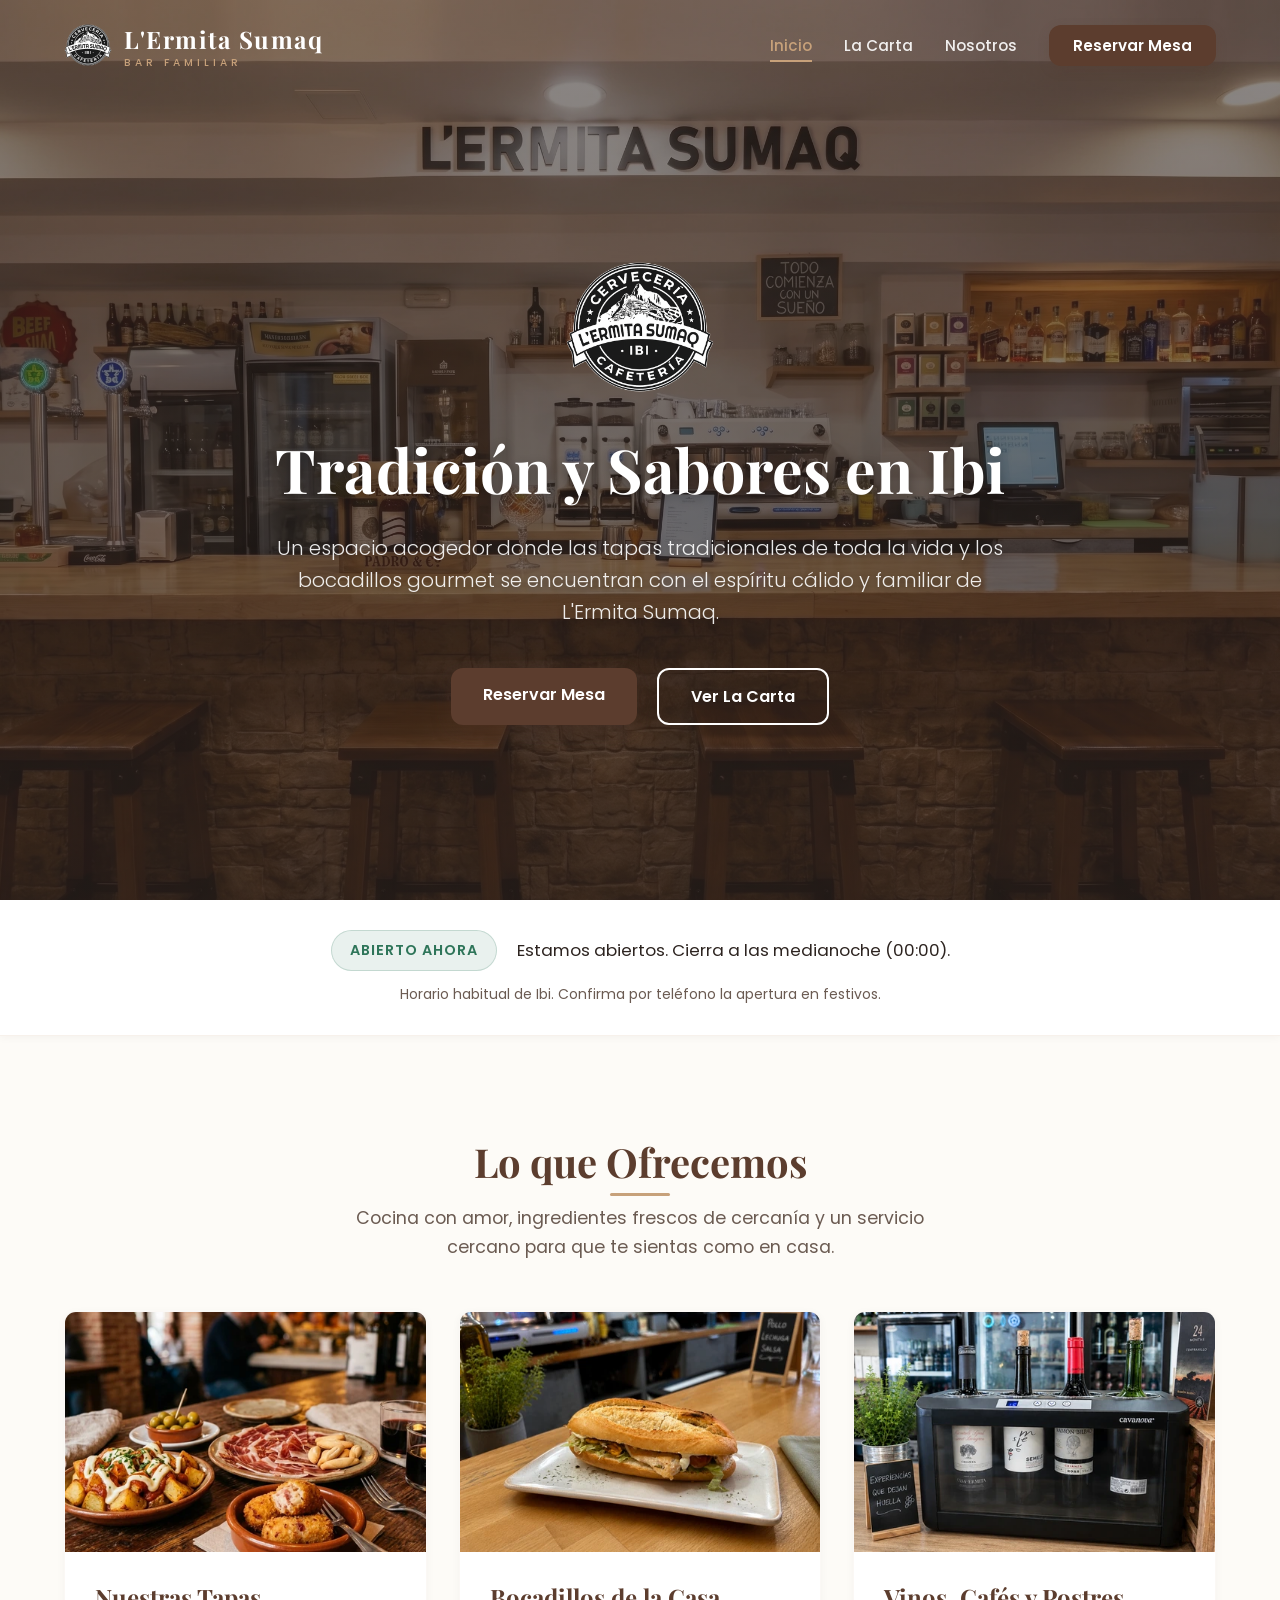
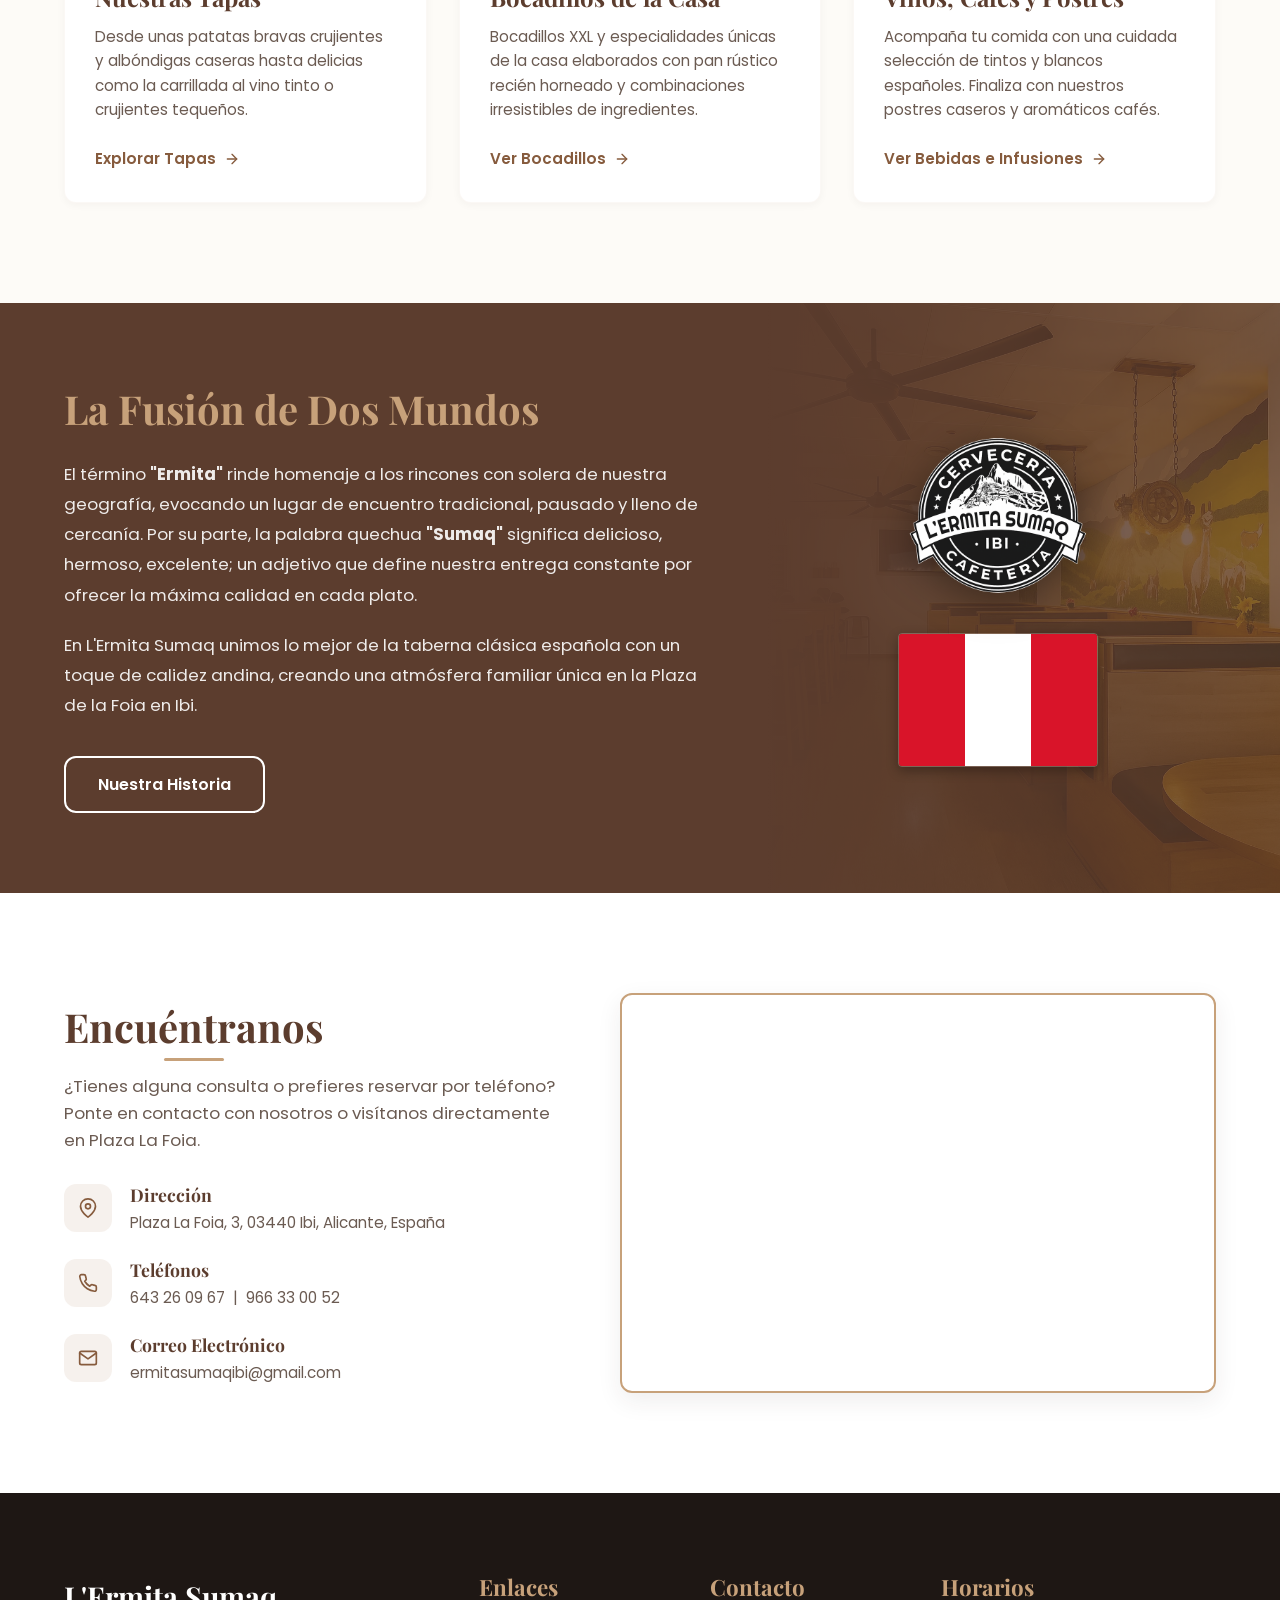
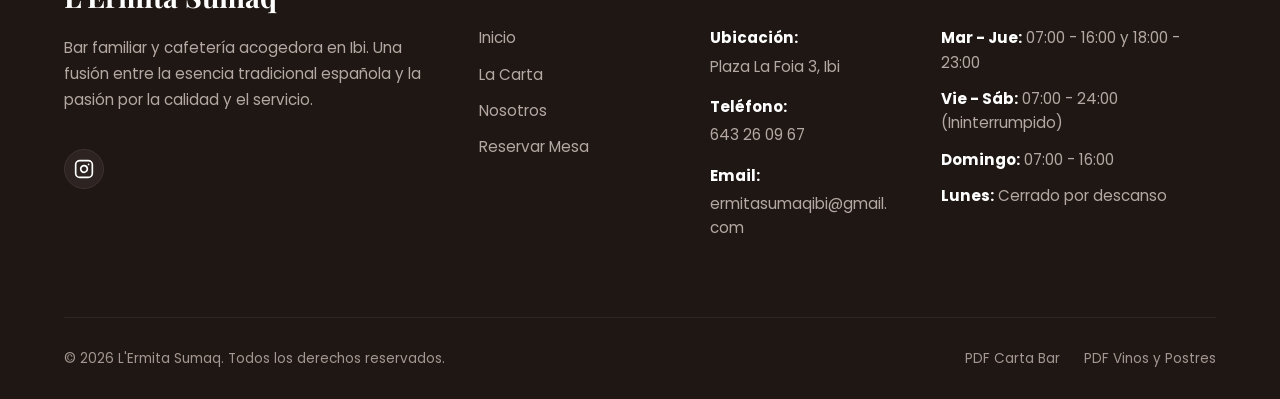
<file: index.html>
<!DOCTYPE html>
<html lang="es">
<head>
    <meta charset="UTF-8">
    <meta name="viewport" content="width=device-width, initial-scale=1.0">
    <meta name="description" content="Descubre L'Ermita Sumaq en Ibi. Un acogedor bar familiar y cafetería donde disfrutarás de deliciosas tapas, bocadillos gourmet, vinos y postres en un ambiente único. Reservas de mesa online.">
    <meta name="keywords" content="bar familiar Ibi, tapas Ibi, bocadillos gourmet, cafetería Plaza La Foia, L'Ermita Sumaq, reservas restaurante Ibi">
    <link rel="canonical" href="https://ermitasumaq.com/">
    <meta name="theme-color" content="#5C3D2E">
    <meta name="robots" content="index, follow, max-image-preview:large">
    <meta property="og:locale" content="es_ES">
    <meta property="og:type" content="website">
    <meta property="og:site_name" content="L'Ermita Sumaq">
    <meta property="og:title" content="L'Ermita Sumaq | Bar familiar y cafetería en Ibi">
    <meta property="og:description" content="Tapas, bocadillos, vinos y postres en Plaza La Foia, Ibi. Contacto y reservas por teléfono o WhatsApp.">
    <meta property="og:url" content="https://ermitasumaq.com/">
    <meta property="og:image" content="https://ermitasumaq.com/assets/generated/hero_bg.png">
    <meta property="og:image:alt" content="Ambiente de L'Ermita Sumaq">
    <meta name="twitter:card" content="summary_large_image">
    <meta name="twitter:title" content="L'Ermita Sumaq | Bar familiar y cafetería en Ibi">
    <meta name="twitter:description" content="Consulta la carta, ubicación y contacto para reservar en Ibi.">
    <meta name="twitter:image" content="https://ermitasumaq.com/assets/generated/hero_bg.png">
    <link rel="manifest" href="site.webmanifest">
    <link rel="apple-touch-icon" href="assets/logos/apple-touch-icon.png">
    <link rel="preload" as="image" href="assets/generated/hero_bg.webp" media="(min-width: 769px)" fetchpriority="high">
    <link rel="preload" as="image" href="assets/generated/hero_bg-1440.webp" media="(max-width: 768px)" fetchpriority="high">
    <title>Inicio - L'Ermita Sumaq | Bar Familiar y Cafetería en Ibi</title>
    <link rel="icon" type="image/png" href="assets/logos/favicon-32.png">
    <link rel="stylesheet" href="css/fonts.css">
    <link rel="stylesheet" href="css/styles.css">
    <style>
        /* Specific Styles for Home Page */
        .hero {
            position: relative;
            height: 100vh;
            min-height: 600px;
            isolation: isolate;
            display: flex;
            align-items: center;
            color: var(--white);
            text-align: center;
            padding-top: 80px;
        }

        /* Center the sign in the photo (at 53% of its width), not the photo's midpoint.
           The slight overscan keeps both edges covered at every aspect ratio. */
        .hero::before {
            content: '';
            position: absolute;
            inset: 0 0 0 -6.4%;
            z-index: -1;
            background: linear-gradient(rgba(45, 36, 32, 0.55), rgba(45, 36, 32, 0.7)), url('assets/generated/hero_bg.webp') no-repeat 53% top/cover;
            pointer-events: none;
        }

        .hero-content {
            max-width: 800px;
            margin: 0 auto;
        }

        .hero-logo-peru {
            width: 150px;
            height: auto;
            margin: 0 auto 24px auto;
            display: block;
        }

        .hero h1 {
            font-size: 3.8rem;
            color: var(--white);
            margin-bottom: 24px;
            text-shadow: 0 4px 12px rgba(0,0,0,0.3);
        }

        .hero p {
            font-size: 1.25rem;
            margin-bottom: 40px;
            color: rgba(255, 255, 255, 0.9);
            text-shadow: 0 2px 6px rgba(0,0,0,0.3);
            font-weight: 300;
        }

        .hero-buttons {
            display: flex;
            justify-content: center;
            gap: 20px;
            flex-wrap: wrap;
        }

        .hero-buttons .btn-secondary {
            color: var(--white);
            border-color: var(--white);
        }

        .hero-buttons .btn-secondary:hover {
            background-color: var(--white);
            color: var(--primary-color);
        }

        /* Status Banner */
        .status-section {
            background-color: var(--white);
            padding: 30px 0;
            box-shadow: var(--shadow-sm);
            border-bottom: 1px solid rgba(199, 161, 122, 0.15);
        }

        .status-container {
            display: flex;
            justify-content: center;
            align-items: center;
            gap: 20px;
            flex-wrap: wrap;
        }

        .status-badge {
            display: inline-block;
            padding: 8px 18px;
            border-radius: 50px;
            font-weight: 600;
            font-size: 0.9rem;
            text-transform: uppercase;
            letter-spacing: 1px;
        }

        .status-open {
            background-color: rgba(46, 117, 89, 0.1);
            color: #2E7559;
            border: 1px solid rgba(46, 117, 89, 0.2);
        }

        .status-closed {
            background-color: rgba(186, 45, 45, 0.1);
            color: #BA2D2D;
            border: 1px solid rgba(186, 45, 45, 0.2);
        }

        #status-details {
            font-size: 1.05rem;
            color: var(--text-color);
        }

        #status-details strong {
            color: var(--primary-color);
        }

        /* Features Section */
        .features-grid {
            display: grid;
            grid-template-columns: repeat(3, 1fr);
            gap: 32px;
            margin-top: 20px;
        }

        .feature-card {
            background-color: var(--card-bg);
            border-radius: var(--border-radius);
            overflow: hidden;
            box-shadow: var(--shadow-sm);
            transition: var(--transition);
            border: 1px solid rgba(199, 161, 122, 0.08);
        }

        .feature-card:hover {
            transform: translateY(-8px);
            box-shadow: var(--shadow-md);
            border-color: var(--accent-color);
        }

        .feature-img-container {
            height: 240px;
            overflow: hidden;
            position: relative;
        }

        .feature-img {
            width: 100%;
            height: 100%;
            object-fit: cover;
            transition: var(--transition);
        }

        .feature-card:hover .feature-img {
            transform: scale(1.05);
        }

        .feature-content {
            padding: 30px;
        }

        .feature-content h3 {
            font-size: 1.5rem;
            margin-bottom: 12px;
        }

        .feature-content p {
            color: var(--text-muted);
            margin-bottom: 24px;
            font-size: 0.95rem;
        }

        .feature-link {
            font-weight: 600;
            color: var(--secondary-color);
            font-size: 0.95rem;
            display: inline-flex;
            align-items: center;
            gap: 8px;
        }

        .feature-link:hover {
            color: var(--primary-color);
        }

        /* Fusion/Promo Section */
        .fusion-banner {
            background-color: var(--primary-color);
            color: var(--white);
            padding: 80px 0;
            position: relative;
            overflow: hidden;
        }

        .fusion-banner::before {
            content: '';
            position: absolute;
            top: 0;
            right: 0;
            width: 50%;
            height: 100%;
            background: linear-gradient(90deg, var(--primary-color) 20%, transparent), url('assets/photos/local/salon.webp') no-repeat center center/cover;
            opacity: 0.25;
        }

        .fusion-grid {
            display: grid;
            grid-template-columns: 1.2fr 0.8fr;
            gap: 60px;
            align-items: center;
            position: relative;
            z-index: 2;
        }

        .fusion-text h2 {
            color: var(--accent-color);
            font-size: 2.5rem;
            margin-bottom: 24px;
        }

        .fusion-text p {
            margin-bottom: 20px;
            line-height: 1.8;
            font-size: 1.05rem;
            color: rgba(255, 255, 255, 0.9);
        }

        .fusion-logos {
            display: flex;
            justify-content: center;
            align-items: center;
            gap: 24px;
            padding: 20px;
        }

        .fusion-logo-item {
            display: flex;
            flex-direction: column;
            align-items: center;
            gap: 12px;
            text-align: center;
        }

        .fusion-logo-img {
            height: 100px;
            width: auto;
            object-fit: contain;
            filter: drop-shadow(0 4px 10px rgba(0,0,0,0.3));
        }

        .fusion-logo-item p {
            font-size: 0.85rem;
            font-weight: 500;
            color: var(--accent-color);
            text-transform: uppercase;
            letter-spacing: 1px;
        }

        /* Location Section */
        .location-section {
            background-color: var(--white);
        }

        .location-grid {
            display: grid;
            grid-template-columns: 1fr 1.2fr;
            gap: 60px;
            align-items: center;
        }

        .contact-info-list {
            margin-top: 30px;
            display: flex;
            flex-direction: column;
            gap: 24px;
        }

        .contact-info-item {
            display: flex;
            align-items: flex-start;
            gap: 18px;
        }

        .contact-icon-wrapper {
            width: 48px;
            height: 48px;
            background-color: rgba(166, 117, 79, 0.1);
            border-radius: 12px;
            display: flex;
            align-items: center;
            justify-content: center;
            color: var(--secondary-color);
            flex-shrink: 0;
        }

        .contact-details h3 {
            font-size: 1.1rem;
            margin-bottom: 4px;
            color: var(--primary-color);
        }

        .contact-details p {
            color: var(--text-muted);
            font-size: 0.95rem;
        }

        .map-container {
            border-radius: var(--border-radius);
            overflow: hidden;
            box-shadow: var(--shadow-md);
            height: 400px;
            border: 2px solid var(--accent-color);
        }

        .map-container iframe {
            width: 100%;
            height: 100%;
            border: 0;
        }

        @media (max-width: 992px) {
            .features-grid {
                grid-template-columns: repeat(2, 1fr);
            }
            .fusion-grid, .location-grid {
                grid-template-columns: 1fr;
                gap: 40px;
            }
            .fusion-banner::before {
                width: 100%;
            }
        }

        @media (max-width: 768px) {
            .hero h1 {
                font-size: 2.6rem;
            }
            .hero p {
                font-size: 1.1rem;
            }
            .features-grid {
                grid-template-columns: 1fr;
            }
            .map-container {
                height: 300px;
            }
        }
        @media (max-width: 768px) {
            .hero::before { background-image: linear-gradient(rgba(45, 36, 32, .55), rgba(45, 36, 32, .7)), url('assets/generated/hero_bg-1440.webp'); }
        }
    </style>
    <script type="application/ld+json">
{
  "@context": "https://schema.org",
  "@type": "Restaurant",
  "@id": "https://ermitasumaq.com/#restaurant",
  "name": "L'Ermita Sumaq",
  "url": "https://ermitasumaq.com/",
  "image": "https://ermitasumaq.com/assets/generated/hero_bg.png",
  "telephone": "+34643260967",
  "email": "ermitasumaqibi@gmail.com",
  "address": {
    "@type": "PostalAddress",
    "streetAddress": "Plaza La Foia, 3",
    "addressLocality": "Ibi",
    "addressRegion": "Alicante",
    "postalCode": "03440",
    "addressCountry": "ES"
  },
  "hasMenu": "https://ermitasumaq.com/carta",
  "sameAs": [
    "https://www.instagram.com/ermitasumaq_ibi/"
  ]
}
    </script>
</head>
<body>
    <a class="skip-link" href="#main-content">Saltar al contenido</a>

    <!-- Header / Navigation -->
    <header>
        <div class="container">
            <a href="index.html" class="logo-container">
                <img src="assets/logos/logo-192.webp" alt="L'Ermita Sumaq Logo" class="logo-img" width="192" height="192" decoding="async">
                <div class="logo-text">
                    L'Ermita Sumaq
                    <span class="logo-subtext">BAR FAMILIAR</span>
                </div>
            </a>
            <nav aria-label="Navegación principal">
                <ul class="nav-menu" id="primary-menu">
                    <li class="nav-item"><a href="index.html" class="nav-link active" aria-current="page">Inicio</a></li>
                    <li class="nav-item"><a href="carta.html" class="nav-link">La Carta</a></li>
                    <li class="nav-item"><a href="nosotros.html" class="nav-link">Nosotros</a></li>
                    <li class="nav-item"><a href="reservas.html" class="nav-link btn-nav">Reservar Mesa</a></li>
                </ul>
            </nav>
            <button class="hamburger" type="button" aria-label="Abrir menú" aria-controls="primary-menu" aria-expanded="false">
                <span class="bar"></span>
                <span class="bar"></span>
                <span class="bar"></span>
            </button>
        </div>
    </header>

    <main id="main-content" tabindex="-1">

    <!-- Hero Section -->
    <section class="hero fade-in">
        <div class="container hero-content">
            <img src="assets/logos/logo-512.webp" alt="L'Ermita Sumaq Logo" class="hero-logo-peru" width="512" height="512" decoding="async">
            <h1 class="fade-in-up delay-1">Tradición y Sabores en Ibi</h1>
            <p class="fade-in-up delay-2">Un espacio acogedor donde las tapas tradicionales de toda la vida y los bocadillos gourmet se encuentran con el espíritu cálido y familiar de L'Ermita Sumaq.</p>
            <div class="hero-buttons fade-in-up delay-3">
                <a href="reservas.html" class="btn btn-primary">Reservar Mesa</a>
                <a href="carta.html" class="btn btn-secondary">Ver La Carta</a>
            </div>
        </div>
    </section>

    <!-- Dynamic Status Banner -->
    <section class="status-section">
        <div class="container">
            <div class="status-container">
                <span id="open-status" class="status-badge">Horario habitual</span>
                <p id="status-details" role="status">Consulta el horario habitual al pie de página.</p>
            </div>
            <p class="hours-note">Horario habitual de Ibi. Confirma por teléfono la apertura en festivos.</p>
        </div>
    </section>

    <!-- Features Section -->
    <section class="section-padding">
        <div class="container">
            <div class="text-center">
                <h2 class="section-title">Lo que Ofrecemos</h2>
                <p class="section-subtitle">Cocina con amor, ingredientes frescos de cercanía y un servicio cercano para que te sientas como en casa.</p>
            </div>

            <div class="features-grid">
                <!-- Feature 1 -->
                <div class="feature-card">
                    <div class="feature-img-container">
                        <img src="assets/generated/tapas_spread.webp" alt="Tapas L'Ermita Sumaq" class="feature-img" width="1024" height="1024" decoding="async" loading="lazy" srcset="assets/generated/tapas_spread-480.webp 480w, assets/generated/tapas_spread-960.webp 960w, assets/generated/tapas_spread.webp 1024w" sizes="(max-width: 576px) calc(100vw - 48px), (max-width: 992px) calc((100vw - 72px) / 2), 380px">
                    </div>
                    <div class="feature-content">
                        <h3>Nuestras Tapas</h3>
                        <p>Desde unas patatas bravas crujientes y albóndigas caseras hasta delicias como la carrillada al vino tinto o crujientes tequeños.</p>
                        <a href="carta.html?cat=tapas" class="feature-link">
                            Explorar Tapas
                            <svg aria-hidden="true" focusable="false" width="16" height="16" viewBox="0 0 24 24" fill="none" stroke="currentColor" stroke-width="2" stroke-linecap="round" stroke-linejoin="round"><line x1="5" y1="12" x2="19" y2="12"></line><polyline points="12 5 19 12 12 19"></polyline></svg>
                        </a>
                    </div>
                </div>

                <!-- Feature 2 -->
                <div class="feature-card">
                    <div class="feature-img-container">
                        <img src="assets/generated/gourmet_sandwich.webp" alt="Bocadillos L'Ermita Sumaq" class="feature-img" width="1448" height="1086" decoding="async" loading="lazy" srcset="assets/generated/gourmet_sandwich-480.webp 480w, assets/generated/gourmet_sandwich-960.webp 960w, assets/generated/gourmet_sandwich-1440.webp 1440w, assets/generated/gourmet_sandwich.webp 1448w" sizes="(max-width: 576px) calc(100vw - 48px), (max-width: 992px) calc((100vw - 72px) / 2), 380px">
                    </div>
                    <div class="feature-content">
                        <h3>Bocadillos de la Casa</h3>
                        <p>Bocadillos XXL y especialidades únicas de la casa elaborados con pan rústico recién horneado y combinaciones irresistibles de ingredientes.</p>
                        <a href="carta.html?cat=bocadillos" class="feature-link">
                            Ver Bocadillos
                            <svg aria-hidden="true" focusable="false" width="16" height="16" viewBox="0 0 24 24" fill="none" stroke="currentColor" stroke-width="2" stroke-linecap="round" stroke-linejoin="round"><line x1="5" y1="12" x2="19" y2="12"></line><polyline points="12 5 19 12 12 19"></polyline></svg>
                        </a>
                    </div>
                </div>

                <!-- Feature 3 -->
                <div class="feature-card">
                    <div class="feature-img-container">
                        <img src="assets/generated/wine_selection.webp" alt="Bebidas y Vinos L'Ermita Sumaq" class="feature-img" width="1448" height="1086" decoding="async" loading="lazy" srcset="assets/generated/wine_selection-480.webp 480w, assets/generated/wine_selection-960.webp 960w, assets/generated/wine_selection-1440.webp 1440w, assets/generated/wine_selection.webp 1448w" sizes="(max-width: 576px) calc(100vw - 48px), (max-width: 992px) calc((100vw - 72px) / 2), 380px">
                    </div>
                    <div class="feature-content">
                        <h3>Vinos, Cafés y Postres</h3>
                        <p>Acompaña tu comida con una cuidada selección de tintos y blancos españoles. Finaliza con nuestros postres caseros y aromáticos cafés.</p>
                        <a href="carta.html?cat=cafeteria" class="feature-link">
                            Ver Bebidas e Infusiones
                            <svg aria-hidden="true" focusable="false" width="16" height="16" viewBox="0 0 24 24" fill="none" stroke="currentColor" stroke-width="2" stroke-linecap="round" stroke-linejoin="round"><line x1="5" y1="12" x2="19" y2="12"></line><polyline points="12 5 19 12 12 19"></polyline></svg>
                        </a>
                    </div>
                </div>
            </div>
        </div>
    </section>

    <!-- Fusion Concept Section -->
    <section class="fusion-banner">
        <div class="container">
            <div class="fusion-grid">
                <div class="fusion-text">
                    <h2>La Fusión de Dos Mundos</h2>
                    <p>El término <strong>"Ermita"</strong> rinde homenaje a los rincones con solera de nuestra geografía, evocando un lugar de encuentro tradicional, pausado y lleno de cercanía. Por su parte, la palabra quechua <strong>"Sumaq"</strong> significa delicioso, hermoso, excelente; un adjetivo que define nuestra entrega constante por ofrecer la máxima calidad en cada plato.</p>
                    <p>En L'Ermita Sumaq unimos lo mejor de la taberna clásica española con un toque de calidez andina, creando una atmósfera familiar única en la Plaza de la Foia en Ibi.</p>
                    <a href="nosotros.html" class="btn btn-secondary" style="margin-top: 15px; color: var(--white); border-color: var(--white);">Nuestra Historia</a>
                </div>
                <div class="fusion-logos">
                    <img src="assets/logos/logo-512.webp" alt="L'Ermita Sumaq Logo" class="fusion-logo-img-large" width="512" height="512" decoding="async">
                    <!-- Peru Flag SVG -->
                    <svg aria-hidden="true" focusable="false" class="peru-flag" width="200" height="134" viewBox="0 0 3 2" style="border-radius: 4px; box-shadow: 0 4px 12px rgba(0,0,0,0.3); border: 1px solid rgba(255,255,255,0.2); flex-shrink: 0;">
                        <rect width="1" height="2" fill="#D91429" />
                        <rect x="1" width="1" height="2" fill="#FFF" />
                        <rect x="2" width="1" height="2" fill="#D91429" />
                    </svg>
                </div>
            </div>
        </div>
    </section>

    <!-- Location & Contact Section -->
    <section class="section-padding location-section">
        <div class="container">
            <div class="location-grid">
                <div class="contact-info">
                    <h2 class="section-title" style="text-align: left; margin-bottom: 20px;">Encuéntranos</h2>
                    <p style="color: var(--text-muted); font-size: 1.05rem;">¿Tienes alguna consulta o prefieres reservar por teléfono? Ponte en contacto con nosotros o visítanos directamente en Plaza La Foia.</p>

                    <div class="contact-info-list">
                        <!-- Address -->
                        <div class="contact-info-item">
                            <div class="contact-icon-wrapper">
                                <svg aria-hidden="true" focusable="false" width="20" height="20" viewBox="0 0 24 24" fill="none" stroke="currentColor" stroke-width="2" stroke-linecap="round" stroke-linejoin="round"><path d="M21 10c0 7-9 13-9 13s-9-6-9-13a9 9 0 0 1 18 0z"></path><circle cx="12" cy="10" r="3"></circle></svg>
                            </div>
                            <div class="contact-details">
                                <h3>Dirección</h3>
                                <p>Plaza La Foia, 3, 03440 Ibi, Alicante, España</p>
                            </div>
                        </div>

                        <!-- Phone -->
                        <div class="contact-info-item">
                            <div class="contact-icon-wrapper">
                                <svg aria-hidden="true" focusable="false" width="20" height="20" viewBox="0 0 24 24" fill="none" stroke="currentColor" stroke-width="2" stroke-linecap="round" stroke-linejoin="round"><path d="M22 16.92v3a2 2 0 0 1-2.18 2 19.79 19.79 0 0 1-8.63-3.07 19.5 19.5 0 0 1-6-6 19.79 19.79 0 0 1-3.07-8.67A2 2 0 0 1 4.11 2h3a2 2 0 0 1 2 1.72 12.84 12.84 0 0 0 .7 2.81 2 2 0 0 1-.45 2.11L8.09 9.91a16 16 0 0 0 6 6l1.27-1.27a2 2 0 0 1 2.11-.45 12.84 12.84 0 0 0 2.81.7A2 2 0 0 1 22 16.92z"></path></svg>
                            </div>
                            <div class="contact-details">
                                <h3>Teléfonos</h3>
                                <p><a href="tel:+34643260967">643&nbsp;26&nbsp;09&nbsp;67</a> &nbsp;|&nbsp; <a href="tel:+34966330052">966&nbsp;33&nbsp;00&nbsp;52</a></p>
                            </div>
                        </div>

                        <!-- Email -->
                        <div class="contact-info-item">
                            <div class="contact-icon-wrapper">
                                <svg aria-hidden="true" focusable="false" width="20" height="20" viewBox="0 0 24 24" fill="none" stroke="currentColor" stroke-width="2" stroke-linecap="round" stroke-linejoin="round"><path d="M4 4h16c1.1 0 2 .9 2 2v12c0 1.1-.9 2-2 2H4c-1.1 0-2-.9-2-2V6c0-1.1.9-2 2-2z"></path><polyline points="22,6 12,13 2,6"></polyline></svg>
                            </div>
                            <div class="contact-details">
                                <h3>Correo Electrónico</h3>
                                <p><a href="mailto:ermitasumaqibi@gmail.com">ermitasumaqibi@gmail.com</a></p>
                            </div>
                        </div>
                    </div>
                </div>

                <!-- Google Maps Iframe -->
                <div class="map-container">
                    <iframe title="Ubicación de L’Ermita Sumaq en Plaza La Foia, Ibi" src="https://www.google.com/maps/embed?pb=!1m18!1m12!1m3!1d3119.5398242099307!2d-0.573905023471018!3d38.624976762696614!2m3!1f0!2f0!3f0!3m2!1i1024!2i768!4f13.1!3m3!1m2!1s0xd6186fb5d804245%3A0xe54d7ea1e3458bfb!2sPlaza%20la%20Foia%2C%203%2C%2003440%20Ibi%2C%20Alicante!5e0!3m2!1ses!2ses!4v1717961234567!5m2!1ses!2ses" allowfullscreen="" loading="lazy" referrerpolicy="strict-origin-when-cross-origin"></iframe>
                </div>
            </div>
        </div>
    </section>

    </main>

    <!-- Footer -->
    <footer>
        <div class="container">
            <div class="footer-grid">
                <div class="footer-logo">
                    <span class="footer-logo-text">L'Ermita Sumaq</span>
                    <p class="footer-logo-desc">Bar familiar y cafetería acogedora en Ibi. Una fusión entre la esencia tradicional española y la pasión por la calidad y el servicio.</p>
                    <div class="social-links">
                        <a href="https://www.instagram.com/ermitasumaq_ibi/" target="_blank" rel="noopener noreferrer" class="social-icon" aria-label="Instagram">
                            <svg aria-hidden="true" focusable="false" width="20" height="20" viewBox="0 0 24 24" fill="none" stroke="currentColor" stroke-width="2" stroke-linecap="round" stroke-linejoin="round"><rect x="2" y="2" width="20" height="20" rx="5" ry="5"></rect><path d="M16 11.37A4 4 0 1 1 12.63 8 4 4 0 0 1 16 11.37z"></path><line x1="17.5" y1="6.5" x2="17.51" y2="6.5"></line></svg>
                        </a>
                    </div>
                </div>
                <div>
                    <h3>Enlaces</h3>
                    <ul class="footer-links">
                        <li><a href="index.html">Inicio</a></li>
                        <li><a href="carta.html">La Carta</a></li>
                        <li><a href="nosotros.html">Nosotros</a></li>
                        <li><a href="reservas.html">Reservar Mesa</a></li>
                    </ul>
                </div>
                <div>
                    <h3>Contacto</h3>
                    <div class="footer-contact">
                        <p><strong>Ubicación:</strong> Plaza La Foia 3, Ibi</p>
                        <p><strong>Teléfono:</strong> <a href="tel:+34643260967">643&nbsp;26&nbsp;09&nbsp;67</a></p>
                        <p><strong>Email:</strong> <a href="mailto:ermitasumaqibi@gmail.com">ermitasumaqibi@gmail.com</a></p>
                    </div>
                </div>
                <div>
                    <h3>Horarios</h3>
                    <div class="footer-schedule">
                        <p><strong>Mar - Jue:</strong> 07:00 - 16:00 y 18:00 - 23:00</p>
                        <p><strong>Vie - Sáb:</strong> 07:00 - 24:00 (Ininterrumpido)</p>
                        <p><strong>Domingo:</strong> 07:00 - 16:00</p>
                        <p><strong>Lunes:</strong> Cerrado por descanso</p>
                    </div>
                </div>
            </div>
            <div class="footer-bottom">
                <p>&copy; 2026 L'Ermita Sumaq. Todos los derechos reservados.</p>
                <div class="footer-bottom-links">
                    <a href="assets/pdf/CARTA BAR ERMITA.pdf" target="_blank" rel="noopener noreferrer">PDF Carta Bar</a>
                    <a href="assets/pdf/Vinos y postres carta.pdf" target="_blank" rel="noopener noreferrer">PDF Vinos y Postres</a>
                </div>
            </div>
        </div>
    </footer>

    <script src="js/main.js"></script>
</body>
</html>
</file>
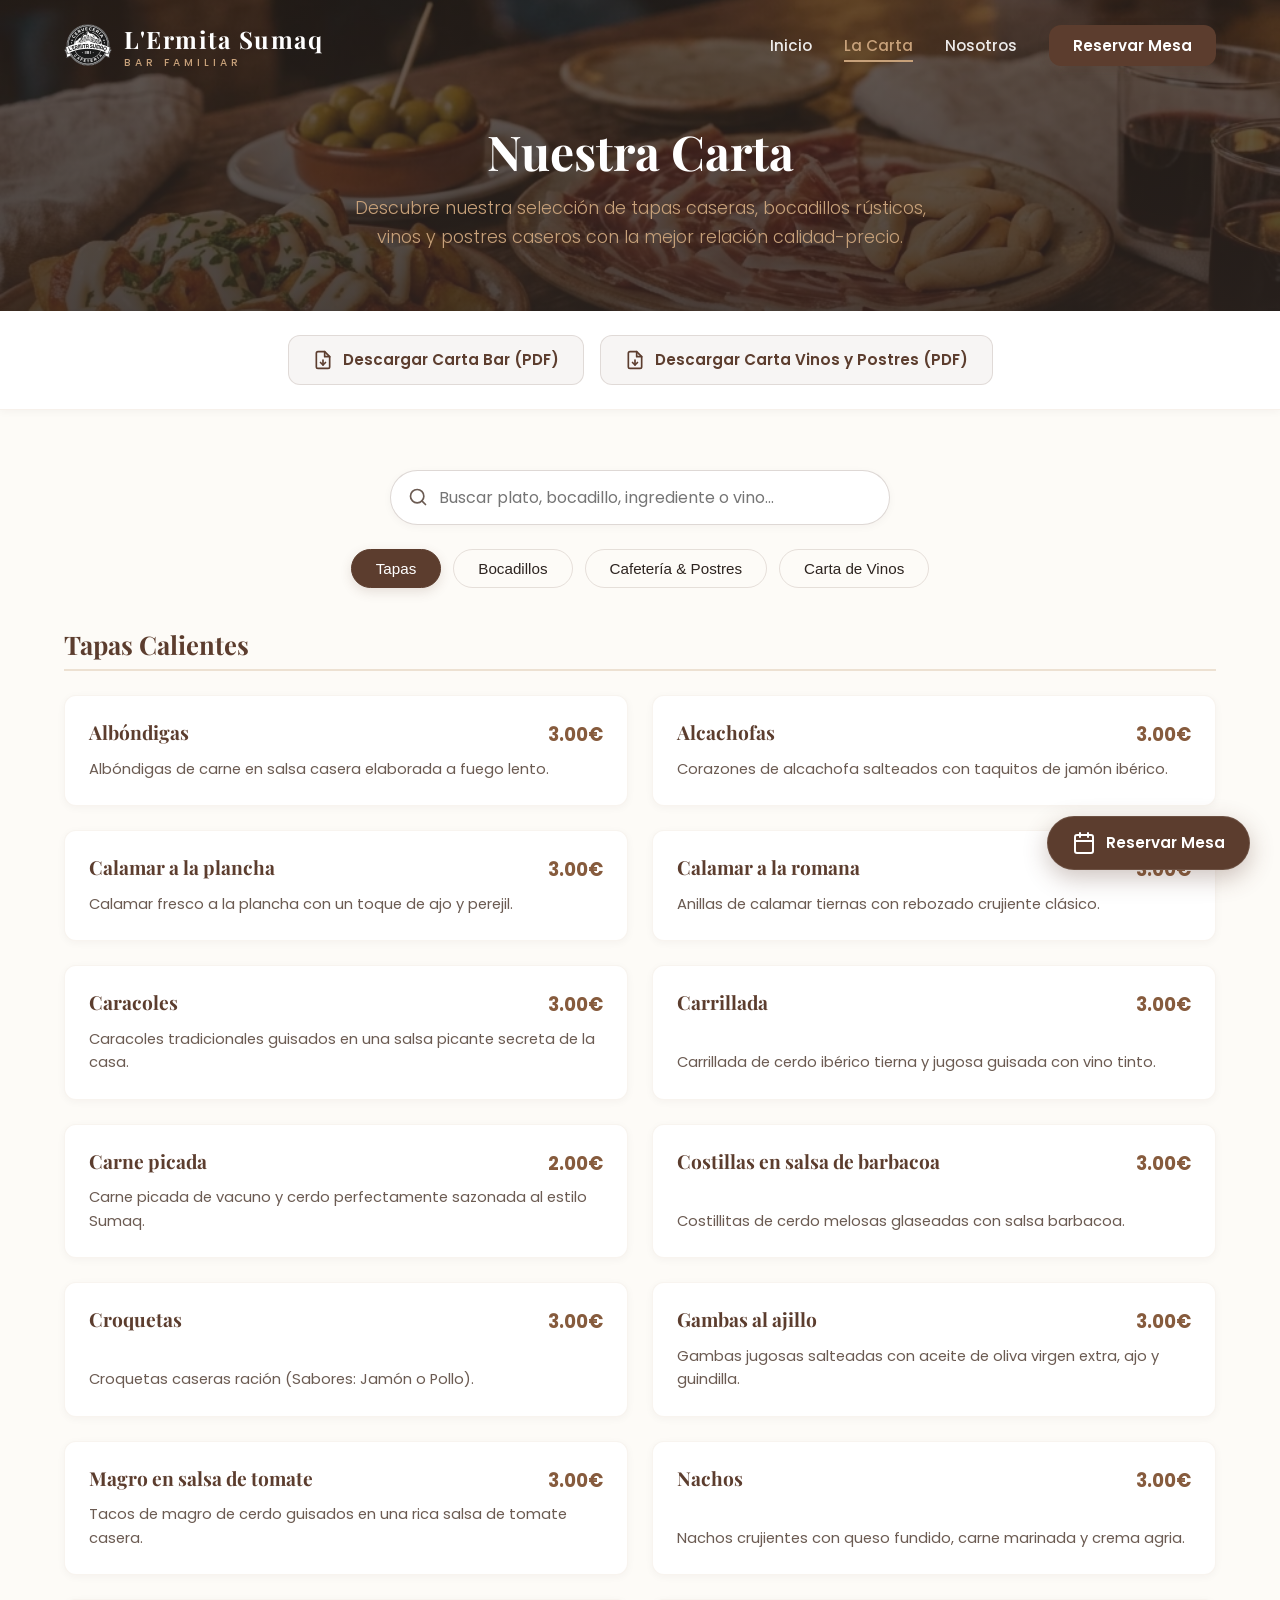
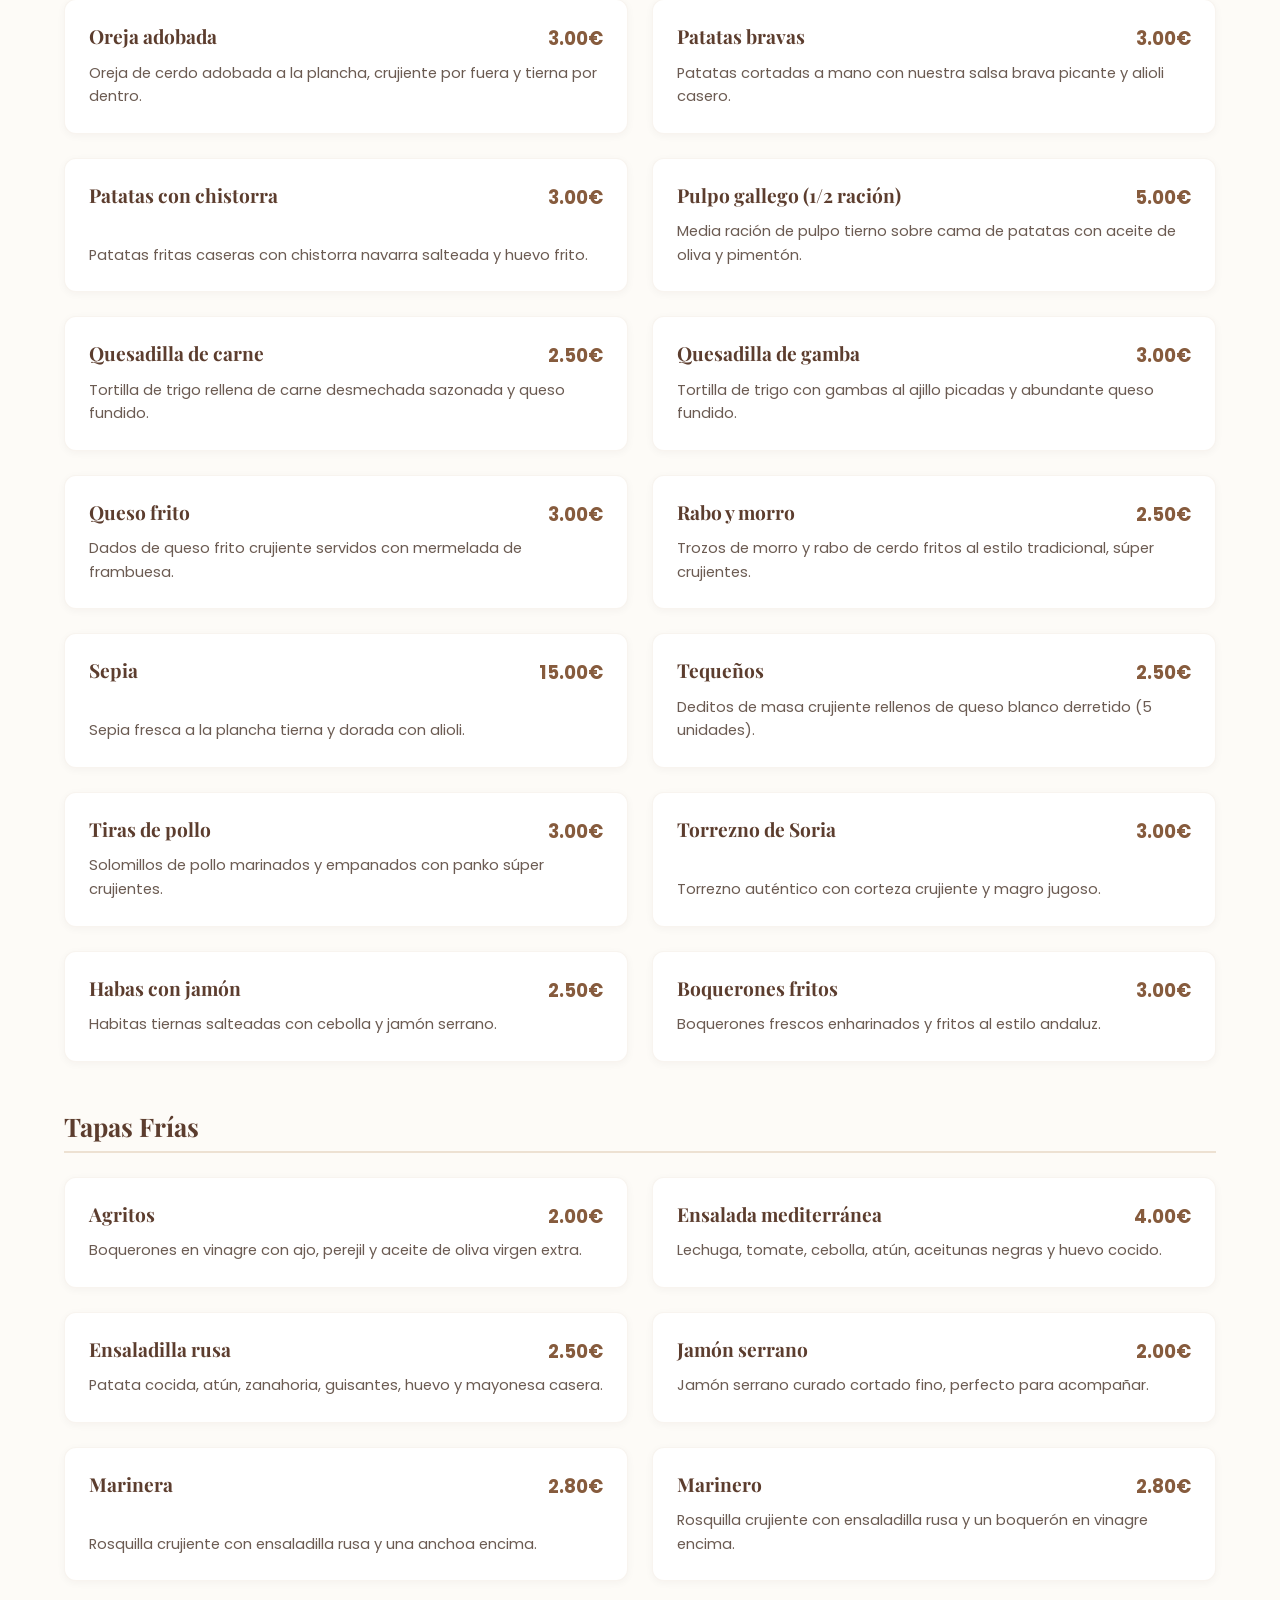
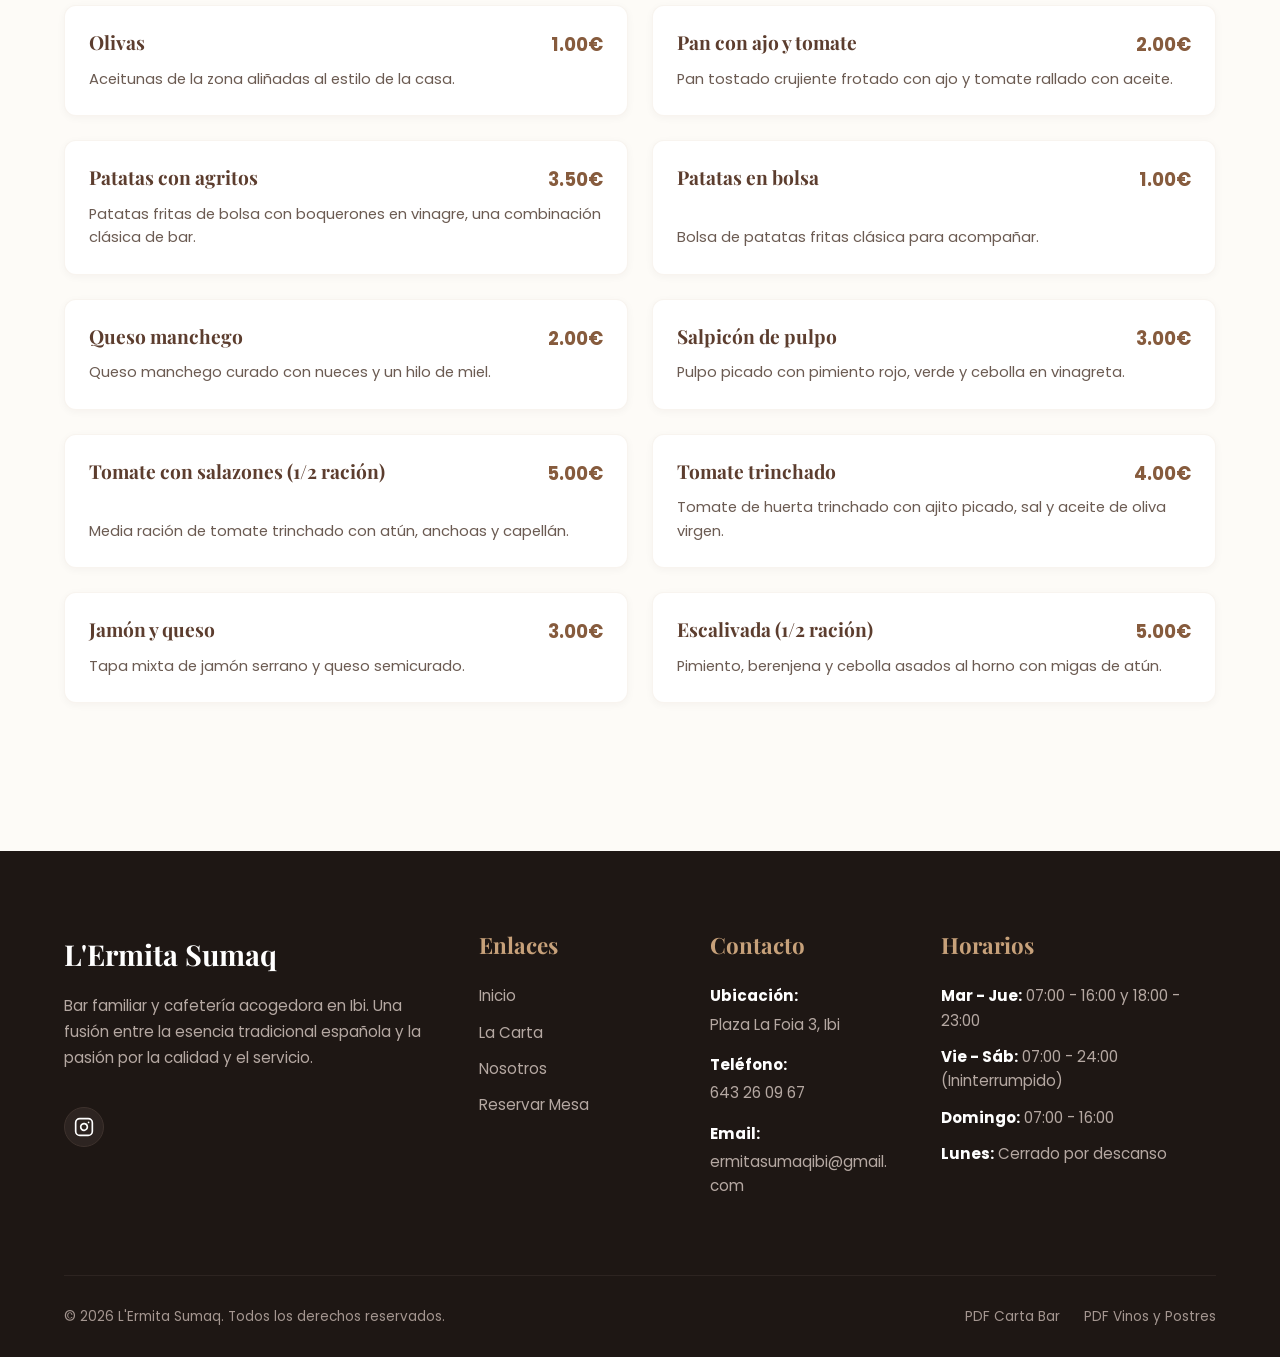
<file: carta.html>
<!DOCTYPE html>
<html lang="es">
<head>
    <meta charset="UTF-8">
    <meta name="viewport" content="width=device-width, initial-scale=1.0">
    <meta name="robots" content="index, follow, max-image-preview:large, max-snippet:-1, max-video-preview:-1">
    <meta name="author" content="L'Ermita Sumaq">
    <meta name="theme-color" content="#5C3D2E">
    <meta name="description" content="Consulta la carta completa y precios actualizados de L'Ermita Sumaq en Ibi. Tapas calientes y frías, bocadillos de la casa, tostadas, cafetería, postres caseros y carta de vinos.">
    <meta name="keywords" content="carta L'Ermita Sumaq, precios bar Ibi, tapas calientes Ibi, bocadillos especiales Ibi, carta de vinos Ibi, postres caseros Ibi">
    <link rel="canonical" href="https://ermitasumaq.com/carta">

    <!-- Geo / Local SEO -->
    <meta name="geo.region" content="ES-A">
    <meta name="geo.placename" content="Ibi">
    <meta name="geo.position" content="38.624977;-0.573905">
    <meta name="ICBM" content="38.624977, -0.573905">

    <!-- Open Graph -->
    <meta property="og:locale" content="es_ES">
    <meta property="og:type" content="website">
    <meta property="og:site_name" content="L'Ermita Sumaq">
    <meta property="og:title" content="La Carta | L'Ermita Sumaq - Tapas, Bocadillos, Vinos y Postres en Ibi">
    <meta property="og:description" content="Descubre nuestra selección de tapas caseras, bocadillos rústicos, vinos y postres con precios actualizados.">
    <meta property="og:url" content="https://ermitasumaq.com/carta">
    <meta property="og:image" content="https://ermitasumaq.com/assets/generated/tapas_spread.jpg">
    <meta property="og:image:alt" content="Carta de Tapas L'Ermita Sumaq">

    <!-- Twitter Cards -->
    <meta name="twitter:card" content="summary_large_image">
    <meta name="twitter:title" content="La Carta | L'Ermita Sumaq - Tapas, Bocadillos, Vinos y Postres en Ibi">
    <meta name="twitter:description" content="Tapas caseras, bocadillos especiales, vinos D.O. y postres en Ibi.">
    <meta name="twitter:image" content="https://ermitasumaq.com/assets/generated/tapas_spread.jpg">

    <!-- Favicons & Manifest -->
    <link rel="icon" type="image/png" href="assets/logos/favicon-32.png">
    <link rel="apple-touch-icon" href="assets/logos/apple-touch-icon.png">
    <link rel="manifest" href="site.webmanifest">

    <link rel="preload" as="image" href="assets/generated/tapas_spread.webp" media="(min-width: 769px)" fetchpriority="high">
    <link rel="preload" as="image" href="assets/generated/tapas_spread-960.webp" media="(max-width: 768px)" fetchpriority="high">
    <title>La Carta | L'Ermita Sumaq - Tapas, Bocadillos, Vinos y Postres en Ibi</title>
    <link rel="stylesheet" href="css/fonts.css">
    <link rel="stylesheet" href="css/styles.css">

    <style>
        /* Specific Styles for Menu / Carta Page */
        .menu-hero {
            background: linear-gradient(rgba(45, 36, 32, 0.7), rgba(45, 36, 32, 0.85)), url('assets/generated/tapas_spread.webp') no-repeat center center/cover;
            padding: 120px 0 60px 0;
            color: var(--white);
            text-align: center;
        }

        .menu-hero h1 {
            font-size: 3rem;
            color: var(--white);
            margin-bottom: 12px;
        }

        .menu-hero p {
            color: var(--accent-color);
            font-size: 1.1rem;
            max-width: 600px;
            margin: 0 auto;
            font-weight: 300;
        }

        .pdf-download-banner {
            background-color: var(--white);
            padding: 24px 0;
            border-bottom: 1px solid rgba(199, 161, 122, 0.15);
            box-shadow: var(--shadow-sm);
        }

        .pdf-buttons {
            display: flex;
            justify-content: center;
            gap: 16px;
            flex-wrap: wrap;
        }

        .btn-pdf {
            display: inline-flex;
            align-items: center;
            gap: 10px;
            padding: 12px 24px;
            background-color: rgba(92, 61, 46, 0.05);
            color: var(--primary-color);
            border: 1px solid rgba(92, 61, 46, 0.15);
            border-radius: var(--border-radius);
            font-weight: 600;
            font-size: 0.95rem;
            transition: var(--transition);
        }

        .btn-pdf:hover {
            background-color: var(--primary-color);
            color: var(--white);
            border-color: var(--primary-color);
            transform: translateY(-2px);
        }

        .menu-section {
            padding: 60px 0 100px 0;
        }

        /* Search and Filter Container */
        .menu-controls {
            margin-bottom: 40px;
            display: flex;
            flex-direction: column;
            gap: 24px;
            align-items: center;
        }

        .search-box {
            position: relative;
            max-width: 500px;
            width: 100%;
        }

        .search-input {
            width: 100%;
            padding: 14px 20px 14px 48px;
            border-radius: 50px;
            border: 1px solid rgba(92, 61, 46, 0.2);
            font-family: inherit;
            font-size: 1rem;
            outline: none;
            box-shadow: var(--shadow-sm);
            transition: var(--transition);
            background-color: var(--white);
        }

        .search-input:focus {
            border-color: var(--accent-color);
            box-shadow: 0 0 0 4px rgba(199, 161, 122, 0.15);
        }

        .search-icon {
            position: absolute;
            left: 18px;
            top: 50%;
            transform: translateY(-50%);
            color: var(--text-muted);
            pointer-events: none;
        }

        .clear-search {
            position: absolute;
            right: 16px;
            top: 50%;
            transform: translateY(-50%);
            background: none;
            border: none;
            color: var(--text-muted);
            cursor: pointer;
            font-size: 1.2rem;
            display: none;
        }

        .clear-search.visible {
            display: block;
        }

        /* Tabs Navigation */
        .category-tabs {
            display: flex;
            justify-content: center;
            gap: 12px;
            flex-wrap: wrap;
            width: 100%;
        }

        .tab-btn {
            background-color: transparent;
            border: 1px solid rgba(92, 61, 46, 0.15);
            color: var(--text-color);
            padding: 10px 24px;
            border-radius: 50px;
            font-weight: 500;
            font-size: 0.95rem;
            cursor: pointer;
            transition: var(--transition);
        }

        .tab-btn:hover {
            border-color: var(--accent-color);
            color: var(--secondary-color);
            background-color: rgba(199, 161, 122, 0.05);
        }

        .tab-btn.active {
            background-color: var(--primary-color);
            border-color: var(--primary-color);
            color: var(--white);
            box-shadow: 0 4px 12px rgba(92, 61, 46, 0.15);
        }

        /* Menu Grid and Subcategories */
        .menu-subcat-section {
            margin-bottom: 48px;
        }

        .menu-subcat-title {
            font-size: 1.6rem;
            color: var(--primary-color);
            margin-bottom: 24px;
            padding-bottom: 8px;
            border-bottom: 2px solid rgba(199, 161, 122, 0.3);
            display: flex;
            align-items: center;
            gap: 12px;
        }

        .menu-items-grid {
            display: grid;
            grid-template-columns: repeat(2, 1fr);
            gap: 24px;
        }

        .menu-card {
            background-color: var(--card-bg);
            border-radius: var(--border-radius);
            padding: 24px;
            box-shadow: var(--shadow-sm);
            border: 1px solid rgba(199, 161, 122, 0.12);
            transition: var(--transition);
            display: flex;
            flex-direction: column;
            justify-content: space-between;
        }

        .menu-card:hover {
            transform: translateY(-4px);
            box-shadow: var(--shadow-md);
            border-color: var(--accent-color);
        }

        .menu-card-header {
            display: flex;
            justify-content: space-between;
            align-items: flex-start;
            gap: 16px;
            margin-bottom: 8px;
        }

        .menu-item-name {
            font-size: 1.2rem;
            color: var(--primary-color);
            font-weight: 700;
        }

        .menu-price {
            font-size: 1.15rem;
            font-weight: 700;
            color: var(--secondary-color);
            white-space: nowrap;
        }

        .menu-price-group {
            display: flex;
            flex-direction: column;
            align-items: flex-end;
            font-size: 0.85rem;
            color: var(--text-muted);
            white-space: nowrap;
        }

        .menu-price-group strong {
            color: var(--secondary-color);
            font-size: 1.05rem;
        }

        .menu-item-desc {
            color: var(--text-muted);
            font-size: 0.92rem;
            line-height: 1.6;
        }

        .specialty-card {
            border-left: 4px solid var(--accent-color);
            background: linear-gradient(to right, rgba(199, 161, 122, 0.05), var(--card-bg));
        }

        .specialty-badge {
            display: inline-block;
            font-size: 0.7rem;
            background-color: rgba(199, 161, 122, 0.2);
            color: var(--primary-color);
            padding: 2px 8px;
            border-radius: 50px;
            margin-left: 8px;
            font-weight: 600;
            vertical-align: middle;
        }

        .no-results {
            text-align: center;
            padding: 60px 20px;
            color: var(--text-muted);
            grid-column: span 2;
        }

        @media (max-width: 768px) {
            .menu-items-grid {
                grid-template-columns: 1fr;
            }
            .no-results {
                grid-column: span 1;
            }
            .menu-hero h1 {
                font-size: 2.2rem;
            }
        }
        @media (max-width: 768px) {
            .menu-hero { background-image: linear-gradient(rgba(45, 36, 32, .7), rgba(45, 36, 32, .85)), url('assets/generated/tapas_spread-960.webp'); }
        }
    </style>

    <!-- Structured Data Schema.org Menu -->
    <script type="application/ld+json">
    {
      "@context": "https://schema.org",
      "@type": "Menu",
      "name": "Carta de L'Ermita Sumaq",
      "url": "https://ermitasumaq.com/carta",
      "mainEntityOfPage": "https://ermitasumaq.com/carta",
      "inLanguage": "es",
      "offers": {
        "@type": "AggregateOffer",
        "priceCurrency": "EUR",
        "lowPrice": "1.00",
        "highPrice": "18.00"
      }
    }
    </script>
</head>
<body>
    <a class="skip-link" href="#main-content">Saltar al contenido</a>

    <!-- Header / Navigation -->
    <header>
        <div class="container">
            <a href="index.html" class="logo-container">
                <img src="assets/logos/logo-192.webp" alt="L'Ermita Sumaq Logo" class="logo-img" width="192" height="192" decoding="async">
                <div class="logo-text">
                    L'Ermita Sumaq
                    <span class="logo-subtext">BAR FAMILIAR</span>
                </div>
            </a>
            <nav aria-label="Navegación principal">
                <ul class="nav-menu" id="primary-menu">
                    <li class="nav-item"><a href="index.html" class="nav-link">Inicio</a></li>
                    <li class="nav-item"><a href="carta.html" class="nav-link active" aria-current="page">La Carta</a></li>
                    <li class="nav-item"><a href="nosotros.html" class="nav-link">Nosotros</a></li>
                    <li class="nav-item"><a href="reservas.html" class="nav-link btn-nav">Reservar Mesa</a></li>
                </ul>
            </nav>
            <button class="hamburger" type="button" aria-label="Abrir menú" aria-controls="primary-menu" aria-expanded="false">
                <span class="bar"></span>
                <span class="bar"></span>
                <span class="bar"></span>
            </button>
        </div>
    </header>

    <main id="main-content" tabindex="-1">

    <!-- Mini Hero -->
    <section class="menu-hero">
        <div class="container">
            <h1>Nuestra Carta</h1>
            <p>Descubre nuestra selección de tapas caseras, bocadillos rústicos, vinos y postres caseros con la mejor relación calidad-precio.</p>
        </div>
    </section>

    <!-- PDF Download Banner -->
    <section class="pdf-download-banner">
        <div class="container">
            <div class="pdf-buttons">
                <a href="assets/pdf/CARTA BAR ERMITA.pdf" target="_blank" rel="noopener noreferrer" class="btn-pdf">
                    <svg aria-hidden="true" focusable="false" width="20" height="20" viewBox="0 0 24 24" fill="none" stroke="currentColor" stroke-width="2" stroke-linecap="round" stroke-linejoin="round"><path d="M14 2H6a2 2 0 0 0-2 2v16a2 2 0 0 0 2 2h12a2 2 0 0 0 2-2V8z"></path><polyline points="14 2 14 8 20 8"></polyline><line x1="12" y1="18" x2="12" y2="12"></line><polyline points="9 15 12 18 15 15"></polyline></svg>
                    Descargar Carta Bar (PDF)
                </a>
                <a href="assets/pdf/Vinos y postres carta.pdf" target="_blank" rel="noopener noreferrer" class="btn-pdf">
                    <svg aria-hidden="true" focusable="false" width="20" height="20" viewBox="0 0 24 24" fill="none" stroke="currentColor" stroke-width="2" stroke-linecap="round" stroke-linejoin="round"><path d="M14 2H6a2 2 0 0 0-2 2v16a2 2 0 0 0 2 2h12a2 2 0 0 0 2-2V8z"></path><polyline points="14 2 14 8 20 8"></polyline><line x1="12" y1="18" x2="12" y2="12"></line><polyline points="9 15 12 18 15 15"></polyline></svg>
                    Descargar Carta Vinos y Postres (PDF)
                </a>
            </div>
        </div>
    </section>

    <!-- Interactive Menu Section -->
    <section class="menu-section">
        <div class="container">
            <!-- Search & Category Filters -->
            <div class="menu-controls">
                <div class="search-box">
                    <svg aria-hidden="true" focusable="false" class="search-icon" width="20" height="20" viewBox="0 0 24 24" fill="none" stroke="currentColor" stroke-width="2" stroke-linecap="round" stroke-linejoin="round"><circle cx="11" cy="11" r="8"></circle><line x1="21" y1="21" x2="16.65" y2="16.65"></line></svg>
                    <label for="menu-search" class="sr-only">Buscar en la categoría seleccionada</label>
                    <input type="search" id="menu-search" class="search-input" placeholder="Buscar plato, bocadillo, ingrediente o vino...">
                    <button id="clear-search" class="clear-search" type="button" aria-label="Borrar búsqueda">&times;</button>
                </div>

                <div class="category-tabs" role="group" aria-label="Categorías de la carta">
                    <button class="tab-btn active" data-category="tapas" aria-pressed="true" type="button">Tapas</button>
                    <button class="tab-btn" data-category="bocadillos" aria-pressed="false" type="button">Bocadillos</button>
                    <button class="tab-btn" data-category="cafeteria" aria-pressed="false" type="button">Cafetería &amp; Postres</button>
                    <button class="tab-btn" data-category="vinos" aria-pressed="false" type="button">Carta de Vinos</button>
                </div>
            </div>

            <!-- Dynamic Menu Grid Output -->
            <h2 class="sr-only">Platos de la carta</h2>
            <p id="menu-results" class="sr-only" role="status" aria-live="polite" aria-atomic="true"></p>
            <noscript><p>Para buscar y filtrar platos, activa JavaScript. También puedes consultar nuestra carta en los PDF anteriores.</p></noscript>
            <div id="menu-grid">
                <!-- Javascript will dynamically render items from menu.js here -->
            </div>
        </div>
    </section>

    </main>

    <!-- Footer -->
    <footer>
        <div class="container">
            <div class="footer-grid">
                <div class="footer-logo">
                    <span class="footer-logo-text">L'Ermita Sumaq</span>
                    <p class="footer-logo-desc">Bar familiar y cafetería acogedora en Ibi. Una fusión entre la esencia tradicional española y la pasión por la calidad y el servicio.</p>
                    <div class="social-links">
                        <a href="https://www.instagram.com/ermitasumaq_ibi/" target="_blank" rel="noopener noreferrer" class="social-icon" aria-label="Instagram">
                            <svg aria-hidden="true" focusable="false" width="20" height="20" viewBox="0 0 24 24" fill="none" stroke="currentColor" stroke-width="2" stroke-linecap="round" stroke-linejoin="round"><rect x="2" y="2" width="20" height="20" rx="5" ry="5"></rect><path d="M16 11.37A4 4 0 1 1 12.63 8 4 4 0 0 1 16 11.37z"></path><line x1="17.5" y1="6.5" x2="17.51" y2="6.5"></line></svg>
                        </a>
                    </div>
                </div>
                <div>
                    <h3>Enlaces</h3>
                    <ul class="footer-links">
                        <li><a href="index.html">Inicio</a></li>
                        <li><a href="carta.html">La Carta</a></li>
                        <li><a href="nosotros.html">Nosotros</a></li>
                        <li><a href="reservas.html">Reservar Mesa</a></li>
                    </ul>
                </div>
                <div>
                    <h3>Contacto</h3>
                    <div class="footer-contact">
                        <p><strong>Ubicación:</strong> Plaza La Foia 3, Ibi</p>
                        <p><strong>Teléfono:</strong> <a href="tel:+34643260967">643&nbsp;26&nbsp;09&nbsp;67</a></p>
                        <p><strong>Email:</strong> <a href="mailto:ermitasumaqibi@gmail.com">ermitasumaqibi@gmail.com</a></p>
                    </div>
                </div>
                <div>
                    <h3>Horarios</h3>
                    <div class="footer-schedule">
                        <p><strong>Mar - Jue:</strong> 07:00 - 16:00 y 18:00 - 23:00</p>
                        <p><strong>Vie - Sáb:</strong> 07:00 - 24:00 (Ininterrumpido)</p>
                        <p><strong>Domingo:</strong> 07:00 - 16:00</p>
                        <p><strong>Lunes:</strong> Cerrado por descanso</p>
                    </div>
                </div>
            </div>
            <div class="footer-bottom">
                <p>&copy; 2026 L'Ermita Sumaq. Todos los derechos reservados.</p>
                <div class="footer-bottom-links">
                    <a href="assets/pdf/CARTA BAR ERMITA.pdf" target="_blank" rel="noopener noreferrer">PDF Carta Bar</a>
                    <a href="assets/pdf/Vinos y postres carta.pdf" target="_blank" rel="noopener noreferrer">PDF Vinos y Postres</a>
                </div>
            </div>
        </div>
    </footer>

    <!-- Floating Action Button for Reservations -->
    <a href="reservas.html" class="floating-booking-btn" aria-label="Reservar Mesa">
        <svg aria-hidden="true" focusable="false" width="24" height="24" viewBox="0 0 24 24" fill="none" stroke="currentColor" stroke-width="2" stroke-linecap="round" stroke-linejoin="round" class="btn-icon"><rect x="3" y="4" width="18" height="18" rx="2" ry="2"></rect><line x1="16" y1="2" x2="16" y2="6"></line><line x1="8" y1="2" x2="8" y2="6"></line><line x1="3" y1="10" x2="21" y2="10"></line></svg>
        <span class="btn-text">Reservar Mesa</span>
    </a>

    <script src="js/main.js"></script>
    <script src="js/menu.js"></script>
</body>
</html>
</file>
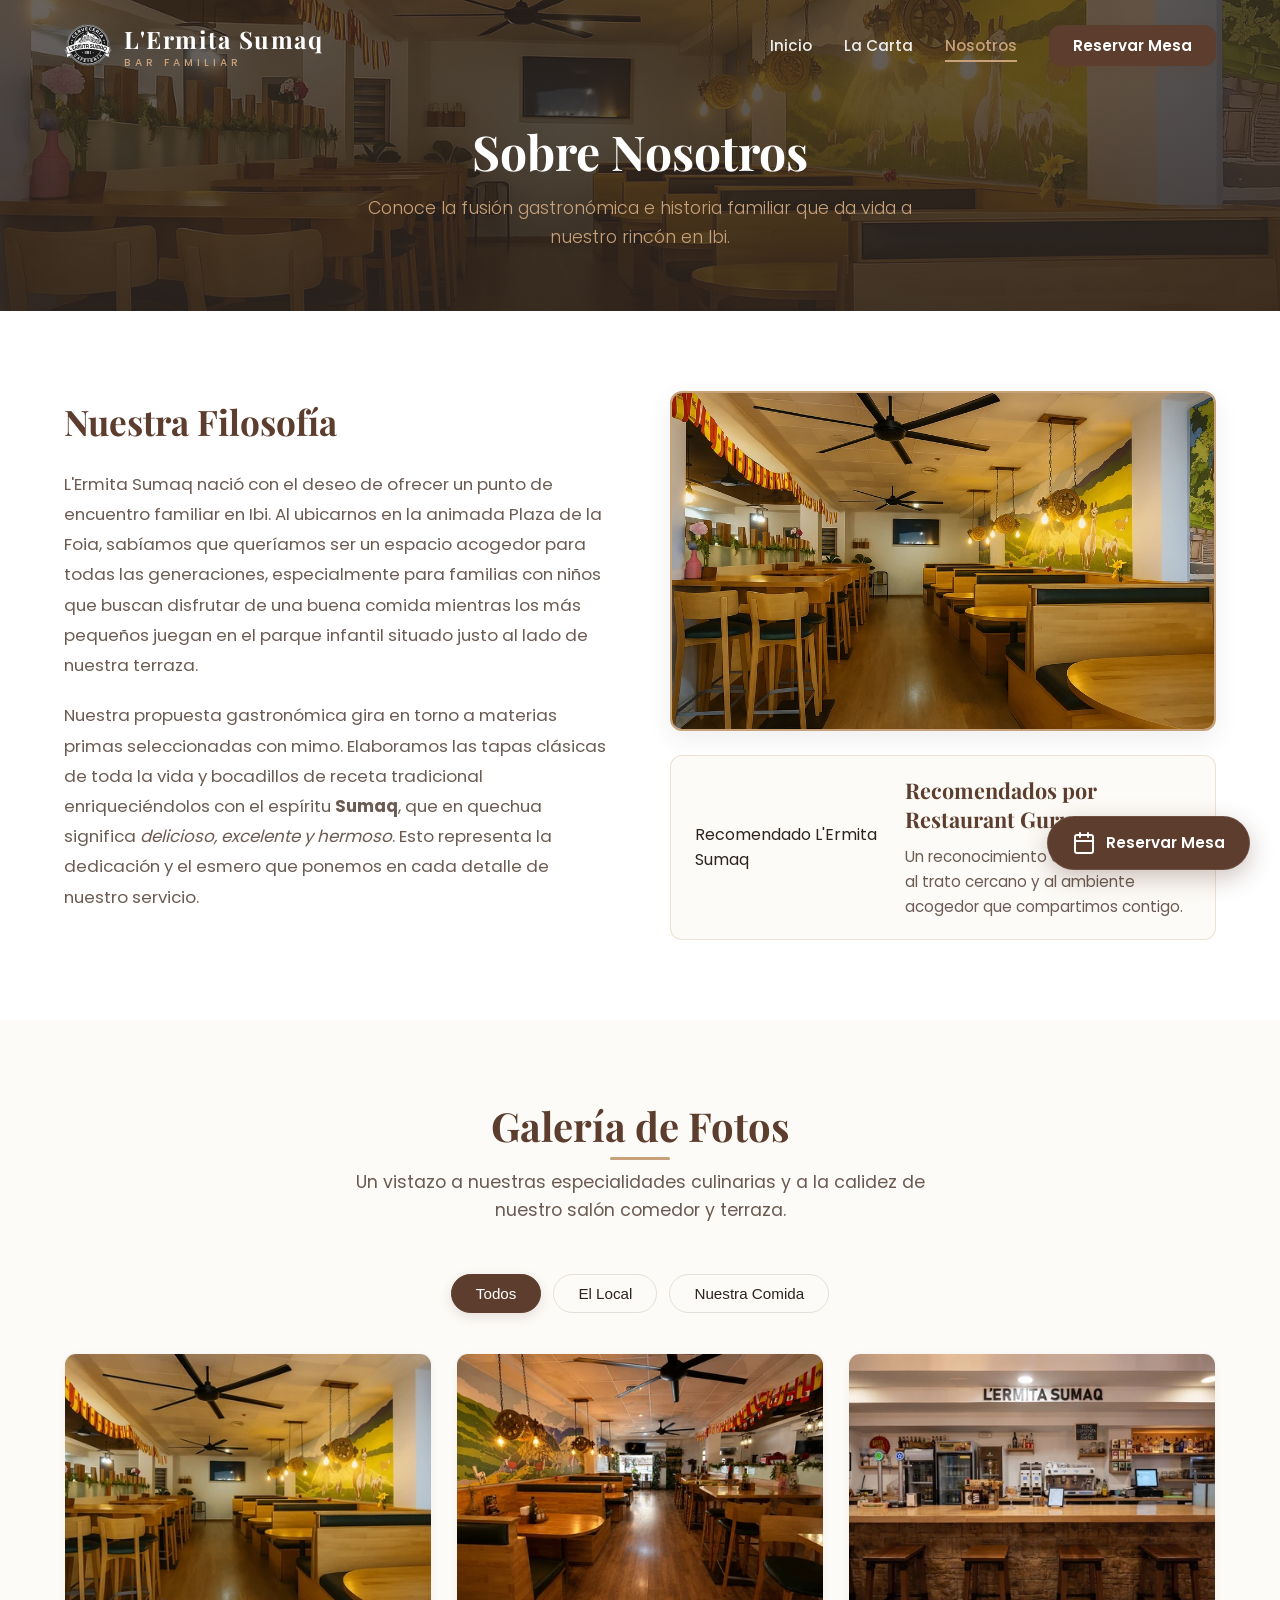
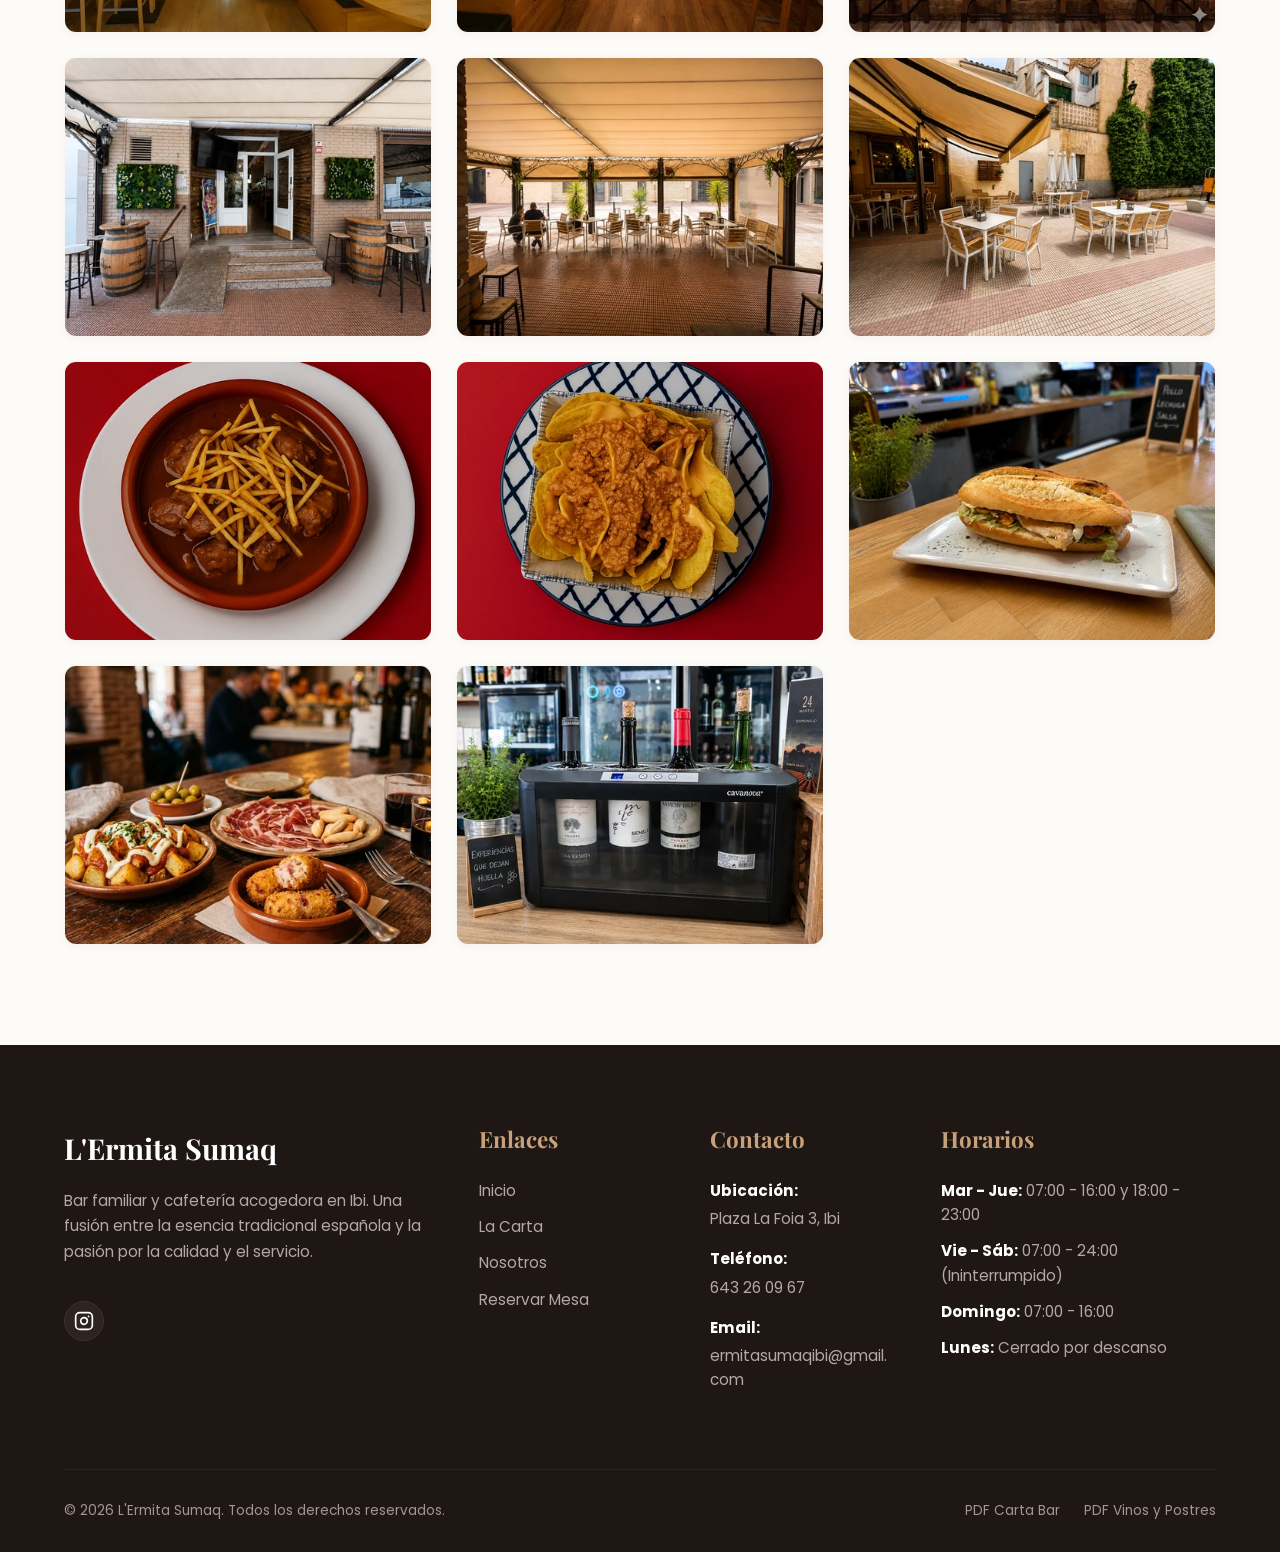
<file: nosotros.html>
<!DOCTYPE html>
<html lang="es">
<head>
    <meta charset="UTF-8">
    <meta name="viewport" content="width=device-width, initial-scale=1.0">
    <meta name="robots" content="index, follow, max-image-preview:large, max-snippet:-1, max-video-preview:-1">
    <meta name="author" content="L'Ermita Sumaq">
    <meta name="theme-color" content="#5C3D2E">
    <meta name="description" content="Conoce la historia de L'Ermita Sumaq en Ibi: la fusión gastronómica tradicional y la esencia del concepto Sumaq. Galería completa del salón comedor, barra y terraza exterior.">
    <meta name="keywords" content="historia L'Ermita Sumaq, sobre nosotros, fotos bar Ibi, salón restaurante Ibi, terraza Plaza La Foia Ibi">
    <link rel="canonical" href="https://ermitasumaq.com/nosotros">

    <!-- Geo / Local SEO -->
    <meta name="geo.region" content="ES-A">
    <meta name="geo.placename" content="Ibi">
    <meta name="geo.position" content="38.624977;-0.573905">
    <meta name="ICBM" content="38.624977, -0.573905">

    <!-- Open Graph -->
    <meta property="og:locale" content="es_ES">
    <meta property="og:type" content="website">
    <meta property="og:site_name" content="L'Ermita Sumaq">
    <meta property="og:title" content="Nosotros | L'Ermita Sumaq - Nuestra Historia y Galería de Fotos">
    <meta property="og:description" content="Conoce la fusión entre el ambiente familiar tradicional y la excelencia culinaria en Ibi. Explora nuestra galería de fotos.">
    <meta property="og:url" content="https://ermitasumaq.com/nosotros">
    <meta property="og:image" content="https://ermitasumaq.com/assets/photos/local/salon.png">
    <meta property="og:image:alt" content="Salón Comedor L'Ermita Sumaq">

    <!-- Twitter Cards -->
    <meta name="twitter:card" content="summary_large_image">
    <meta name="twitter:title" content="Nosotros | L'Ermita Sumaq - Nuestra Historia y Galería de Fotos">
    <meta name="twitter:description" content="Conoce la historia y explora las instalaciones de L'Ermita Sumaq en Ibi.">
    <meta name="twitter:image" content="https://ermitasumaq.com/assets/photos/local/salon.png">

    <!-- Favicons & Manifest -->
    <link rel="icon" type="image/png" href="assets/logos/favicon-32.png">
    <link rel="apple-touch-icon" href="assets/logos/apple-touch-icon.png">
    <link rel="manifest" href="site.webmanifest">

    <link rel="preload" as="image" href="assets/photos/local/salon.webp" media="(min-width: 769px)" fetchpriority="high">
    <link rel="preload" as="image" href="assets/photos/local/salon-960.webp" media="(max-width: 768px)" fetchpriority="high">
    <title>Nosotros | L'Ermita Sumaq - Nuestra Historia y Galería de Fotos</title>
    <link rel="stylesheet" href="css/fonts.css">
    <link rel="stylesheet" href="css/styles.css">
    <link rel="stylesheet" href="https://awards.infcdn.net/2026_new/badge-circledLeaves27.css">
    <style>
        /* Specific Styles for About Us and Gallery Page */
        .about-hero {
            background: linear-gradient(rgba(45, 36, 32, 0.7), rgba(45, 36, 32, 0.85)), url('assets/photos/local/salon.webp') no-repeat center center/cover;
            padding: 120px 0 60px 0;
            color: var(--white);
            text-align: center;
        }

        .about-hero h1 {
            font-size: 3rem;
            color: var(--white);
            margin-bottom: 12px;
        }

        .about-hero p {
            color: var(--accent-color);
            font-size: 1.1rem;
            max-width: 600px;
            margin: 0 auto;
            font-weight: 300;
        }

        /* Story Grid */
        .story-section {
            padding: 80px 0;
            background-color: var(--white);
        }

        .story-grid {
            display: grid;
            grid-template-columns: 1fr 1fr;
            gap: 60px;
            align-items: center;
        }

        .story-text h2 {
            font-size: 2.2rem;
            color: var(--primary-color);
            margin-bottom: 24px;
        }

        .story-text p {
            font-size: 1.05rem;
            color: var(--text-muted);
            line-height: 1.8;
            margin-bottom: 20px;
        }

        .story-image-collage {
            position: relative;
            height: 400px;
            border-radius: var(--border-radius);
            overflow: hidden;
            box-shadow: var(--shadow-md);
            border: 2px solid var(--accent-color);
        }

        .story-image-collage img {
            width: 100%;
            height: 100%;
            object-fit: cover;
        }

        .story-visuals {
            display: grid;
            gap: 24px;
            min-width: 0;
        }

        .story-visuals .story-image-collage {
            height: 340px;
        }

        .story-recognition {
            display: flex;
            align-items: center;
            gap: 24px;
            padding: 20px 24px;
            background: var(--light-bg);
            border: 1px solid rgba(199, 161, 122, 0.3);
            border-radius: var(--border-radius);
        }

        .story-recognition #rg26-b-circledLeaves27 {
            flex: 0 0 186px;
            margin: 0;
        }

        .recognition-copy h3 {
            color: var(--primary-color);
            font-size: 1.35rem;
            line-height: 1.35;
            margin-bottom: 10px;
        }

        .recognition-copy p {
            color: var(--text-muted);
            font-size: 0.95rem;
            line-height: 1.65;
            margin: 0;
        }

        /* Gallery Grid */
        .gallery-section {
            padding: 80px 0 100px 0;
        }

        .gallery-grid {
            display: grid;
            grid-template-columns: repeat(3, 1fr);
            gap: 24px;
            margin-top: 40px;
        }

        .gallery-item {
            position: relative;
            border-radius: var(--border-radius);
            overflow: hidden;
            height: 280px;
            box-shadow: var(--shadow-sm);
            cursor: pointer;
            border: 1px solid rgba(199, 161, 122, 0.1);
            transition: var(--transition);
        }

        .gallery-item img {
            width: 100%;
            height: 100%;
            object-fit: cover;
            transition: var(--transition);
        }

        .gallery-overlay {
            position: absolute;
            top: 0;
            left: 0;
            width: 100%;
            height: 100%;
            background: linear-gradient(to top, rgba(92, 61, 46, 0.9), rgba(92, 61, 46, 0.2));
            display: flex;
            flex-direction: column;
            justify-content: flex-end;
            padding: 24px;
            opacity: 0;
            transition: var(--transition);
        }

        .gallery-item:hover {
            transform: translateY(-5px);
            box-shadow: var(--shadow-md);
            border-color: var(--accent-color);
        }

        .gallery-item:hover img {
            transform: scale(1.08);
        }

        .gallery-item:hover .gallery-overlay {
            opacity: 1;
        }

        .gallery-title {
            color: var(--white);
            font-family: 'Playfair Display', serif;
            font-size: 1.25rem;
            font-weight: 700;
            margin-bottom: 4px;
        }

        .gallery-category {
            color: var(--accent-color);
            font-size: 0.8rem;
            text-transform: uppercase;
            letter-spacing: 1px;
            font-weight: 600;
        }

        /* Lightbox Modal */
        .lightbox {
            position: fixed;
            top: 0;
            left: 0;
            width: 100%;
            height: 100%;
            background-color: rgba(30, 23, 20, 0.9);
            backdrop-filter: blur(5px);
            z-index: 3000;
            display: flex;
            align-items: center;
            justify-content: center;
            opacity: 0;
            pointer-events: none;
            transition: opacity 0.3s ease;
            padding: 24px;
        }

        .lightbox.visible {
            opacity: 1;
            pointer-events: auto;
        }

        .lightbox-content {
            position: relative;
            max-width: 900px;
            max-height: 80vh;
            width: 100%;
            display: flex;
            flex-direction: column;
            align-items: center;
            transform: scale(0.9);
            transition: transform 0.3s ease;
        }

        .lightbox.visible .lightbox-content {
            transform: scale(1);
        }

        .lightbox-img {
            max-width: 100%;
            max-height: 75vh;
            border-radius: 8px;
            box-shadow: 0 10px 30px rgba(0,0,0,0.5);
            border: 3px solid var(--accent-color);
        }

        .lightbox-caption {
            color: var(--white);
            margin-top: 16px;
            font-size: 1.1rem;
            font-family: 'Playfair Display', serif;
            text-align: center;
        }

        .lightbox-close {
            position: absolute;
            top: -48px;
            right: 0;
            background: none;
            border: none;
            outline: none;
            color: var(--white);
            font-size: 2rem;
            cursor: pointer;
            transition: var(--transition);
        }

        .lightbox-close:hover {
            color: var(--accent-color);
        }

        /* Gallery Filters */
        .gallery-filters {
            display: flex;
            justify-content: center;
            gap: 12px;
            margin: 40px auto 20px auto;
            flex-wrap: wrap;
        }

        .filter-btn {
            background-color: transparent;
            border: 1px solid rgba(92, 61, 46, 0.15);
            color: var(--text-color);
            padding: 10px 24px;
            border-radius: 50px;
            font-weight: 500;
            font-size: 0.95rem;
            cursor: pointer;
            transition: var(--transition);
        }

        .filter-btn:hover {
            border-color: var(--accent-color);
            color: var(--secondary-color);
            background-color: rgba(199, 161, 122, 0.05);
        }

        .filter-btn.active {
            background-color: var(--primary-color);
            border-color: var(--primary-color);
            color: var(--white);
            box-shadow: 0 4px 12px rgba(92, 61, 46, 0.15);
        }

        .gallery-item {
            transition: opacity 0.4s ease, transform 0.3s ease, border-color 0.3s ease, box-shadow 0.3s ease;
        }

        @media (max-width: 992px) {
            .story-grid {
                grid-template-columns: 1fr;
                gap: 40px;
            }
            .story-image-collage {
                height: 300px;
            }
            .gallery-grid {
                grid-template-columns: repeat(2, 1fr);
            }
        }

        @media (max-width: 576px) {
            .story-recognition {
                flex-direction: column;
                gap: 12px;
                padding: 20px 24px 28px;
                text-align: center;
            }
            .story-recognition #rg26-b-circledLeaves27 {
                flex-basis: auto;
            }
            .recognition-copy {
                max-width: 30ch;
            }
            .story-visuals .story-image-collage {
                height: 280px;
            }
            .gallery-grid {
                grid-template-columns: 1fr;
            }
            .gallery-item {
                height: 240px;
            }
        }
        @media (max-width: 768px) {
            .about-hero { background-image: linear-gradient(rgba(45, 36, 32, .7), rgba(45, 36, 32, .85)), url('assets/photos/local/salon-960.webp'); }
        }
    </style>

</head>
<body>
    <a class="skip-link" href="#main-content">Saltar al contenido</a>

    <!-- Header / Navigation -->
    <header>
        <div class="container">
            <a href="index.html" class="logo-container">
                <img src="assets/logos/logo-192.webp" alt="L'Ermita Sumaq Logo" class="logo-img" width="192" height="192" decoding="async">
                <div class="logo-text">
                    L'Ermita Sumaq
                    <span class="logo-subtext">BAR FAMILIAR</span>
                </div>
            </a>
            <nav aria-label="Navegación principal">
                <ul class="nav-menu" id="primary-menu">
                    <li class="nav-item"><a href="index.html" class="nav-link">Inicio</a></li>
                    <li class="nav-item"><a href="carta.html" class="nav-link">La Carta</a></li>
                    <li class="nav-item"><a href="nosotros.html" class="nav-link active" aria-current="page">Nosotros</a></li>
                    <li class="nav-item"><a href="reservas.html" class="nav-link btn-nav">Reservar Mesa</a></li>
                </ul>
            </nav>
            <button class="hamburger" type="button" aria-label="Abrir menú" aria-controls="primary-menu" aria-expanded="false">
                <span class="bar"></span>
                <span class="bar"></span>
                <span class="bar"></span>
            </button>
        </div>
    </header>

    <main id="main-content" tabindex="-1">

    <!-- Hero -->
    <section class="about-hero">
        <div class="container">
            <h1>Sobre Nosotros</h1>
            <p>Conoce la fusión gastronómica e historia familiar que da vida a nuestro rincón en Ibi.</p>
        </div>
    </section>

    <!-- Story Section -->
    <section class="story-section">
        <div class="container">
            <div class="story-grid">
                <div class="story-text">
                    <h2>Nuestra Filosofía</h2>
                    <p>L'Ermita Sumaq nació con el deseo de ofrecer un punto de encuentro familiar en Ibi. Al ubicarnos en la animada Plaza de la Foia, sabíamos que queríamos ser un espacio acogedor para todas las generaciones, especialmente para familias con niños que buscan disfrutar de una buena comida mientras los más pequeños juegan en el parque infantil situado justo al lado de nuestra terraza.</p>
                    <p>Nuestra propuesta gastronómica gira en torno a materias primas seleccionadas con mimo. Elaboramos las tapas clásicas de toda la vida y bocadillos de receta tradicional enriqueciéndolos con el espíritu <strong>Sumaq</strong>, que en quechua significa <em>delicioso, excelente y hermoso</em>. Esto representa la dedicación y el esmero que ponemos en cada detalle de nuestro servicio.</p>
                </div>
                <div class="story-visuals">
                    <div class="story-image-collage">
                        <img src="assets/photos/local/salon.webp" alt="Salón de L'Ermita Sumaq" width="1536" height="1024" decoding="async" loading="eager" fetchpriority="high" srcset="assets/photos/local/salon-480.webp 480w, assets/photos/local/salon-960.webp 960w, assets/photos/local/salon-1440.webp 1440w, assets/photos/local/salon.webp 1536w" sizes="(max-width: 992px) calc(100vw - 48px), 570px">
                    </div>
                    <div class="story-recognition">
                        <a id="rg26-b-circledLeaves27"
                           href="https://es.restaurantguru.com/L-Ermita-D-Oria-Ibi"
                           target="_blank" rel="noopener noreferrer"
                           aria-label="L'Ermita Sumaq, recomendado por Restaurant Guru (se abre en otra pestaña)"
                           class="rg26-b-circledLeaves27--light rg26-b-circledLeaves27--2025">
                            <span class="rg26-b-circledLeaves27__title">Recomendado</span>
                            <span class="rg26-b-circledLeaves27__separator"></span>
                            <span class="rg26-b-circledLeaves27__name">L'Ermita Sumaq</span>
                        </a>
                        <div class="recognition-copy">
                            <h3>Recomendados por Restaurant Guru</h3>
                            <p>Un reconocimiento a nuestra cocina, al trato cercano y al ambiente acogedor que compartimos contigo.</p>
                        </div>
                    </div>
                </div>
            </div>
        </div>
    </section>

    <!-- Gallery Section -->
    <section class="gallery-section">
        <div class="container">
            <div class="text-center">
                <h2 class="section-title">Galería de Fotos</h2>
                <p class="section-subtitle">Un vistazo a nuestras especialidades culinarias y a la calidez de nuestro salón comedor y terraza.</p>
            </div>

            <!-- Gallery Filter Buttons -->
            <div class="gallery-filters" role="group" aria-label="Filtrar fotografías">
                <button class="filter-btn active" data-filter="all" aria-pressed="true" type="button">Todos</button>
                <button class="filter-btn" data-filter="local" aria-pressed="false" type="button">El Local</button>
                <button class="filter-btn" data-filter="comida" aria-pressed="false" type="button">Nuestra Comida</button>
            </div>

            <div class="gallery-grid">
                <!-- Item 1: Salon Principal -->
                <button type="button" class="gallery-item" data-category="local" data-image="assets/photos/local/salon.webp" data-caption="Salón Comedor Principal - Un ambiente cálido, tradicional y familiar." aria-label="Ampliar: Salón Comedor Principal - Un ambiente cálido, tradicional y familiar.">
                    <img src="assets/photos/local/salon.webp" alt="Salón comedor principal L'Ermita Sumaq" width="1536" height="1024" decoding="async" loading="lazy" srcset="assets/photos/local/salon-480.webp 480w, assets/photos/local/salon-960.webp 960w, assets/photos/local/salon-1440.webp 1440w, assets/photos/local/salon.webp 1536w" sizes="(max-width: 576px) calc(100vw - 48px), (max-width: 992px) calc((100vw - 72px) / 2), 380px">
                    <span class="gallery-overlay">
                        <span class="gallery-category">El Local</span>
                        <span class="gallery-title">Salón Comedor</span>
                    </span>
                </button>

                <!-- Item 2: Salon Secundario -->
                <button type="button" class="gallery-item" data-category="local" data-image="assets/photos/local/salon2.webp" data-caption="Salón Comedor Interior - Espacio cómodo y acogedor para grupos." aria-label="Ampliar: Salón Comedor Interior - Espacio cómodo y acogedor para grupos.">
                    <img src="assets/photos/local/salon2.webp" alt="Salón interior mesas comedor" width="1448" height="1086" decoding="async" loading="lazy" srcset="assets/photos/local/salon2-480.webp 480w, assets/photos/local/salon2-960.webp 960w, assets/photos/local/salon2-1440.webp 1440w, assets/photos/local/salon2.webp 1448w" sizes="(max-width: 576px) calc(100vw - 48px), (max-width: 992px) calc((100vw - 72px) / 2), 380px">
                    <span class="gallery-overlay">
                        <span class="gallery-category">El Local</span>
                        <span class="gallery-title">Comedor Interior</span>
                    </span>
                </button>

                <!-- Item 3: La Barra -->
                <button type="button" class="gallery-item" data-category="local" data-image="assets/photos/local/barra.webp" data-caption="Nuestra Barra de Servicio - Cafés, bebidas y atención profesional al instante." aria-label="Ampliar: Nuestra Barra de Servicio - Cafés, bebidas y atención profesional al instante.">
                    <img src="assets/photos/local/barra.webp" alt="Barra de servicio cafetería L'Ermita Sumaq" width="2390" height="1792" decoding="async" loading="lazy" srcset="assets/photos/local/barra-480.webp 480w, assets/photos/local/barra-960.webp 960w, assets/photos/local/barra-1440.webp 1440w, assets/photos/local/barra.webp 2390w" sizes="(max-width: 576px) calc(100vw - 48px), (max-width: 992px) calc((100vw - 72px) / 2), 380px">
                    <span class="gallery-overlay">
                        <span class="gallery-category">El Local</span>
                        <span class="gallery-title">Nuestra Barra</span>
                    </span>
                </button>

                <!-- Item 4: Paso a la Terraza -->
                <button type="button" class="gallery-item" data-category="local" data-image="assets/photos/local/puerta_salon_terraza.webp" data-caption="Paso del salón interior directo hacia nuestra gran terraza exterior." aria-label="Ampliar: Paso del salón interior directo hacia nuestra gran terraza exterior.">
                    <img src="assets/photos/local/puerta_salon_terraza.webp" alt="Puerta de acceso a la terraza exterior" width="1448" height="1086" decoding="async" loading="lazy" srcset="assets/photos/local/puerta_salon_terraza-480.webp 480w, assets/photos/local/puerta_salon_terraza-960.webp 960w, assets/photos/local/puerta_salon_terraza-1440.webp 1440w, assets/photos/local/puerta_salon_terraza.webp 1448w" sizes="(max-width: 576px) calc(100vw - 48px), (max-width: 992px) calc((100vw - 72px) / 2), 380px">
                    <span class="gallery-overlay">
                        <span class="gallery-category">El Local</span>
                        <span class="gallery-title">Paso a la Terraza</span>
                    </span>
                </button>

                <!-- Item 5: Vistas de la Terraza -->
                <button type="button" class="gallery-item" data-category="local" data-image="assets/photos/local/terraza1.webp" data-caption="Vistas generales de nuestra terraza exterior al aire libre." aria-label="Ampliar: Vistas generales de nuestra terraza exterior al aire libre.">
                    <img src="assets/photos/local/terraza1.webp" alt="Terraza exterior del bar en Plaza La Foia" width="1448" height="1086" decoding="async" loading="lazy" srcset="assets/photos/local/terraza1-480.webp 480w, assets/photos/local/terraza1-960.webp 960w, assets/photos/local/terraza1-1440.webp 1440w, assets/photos/local/terraza1.webp 1448w" sizes="(max-width: 576px) calc(100vw - 48px), (max-width: 992px) calc((100vw - 72px) / 2), 380px">
                    <span class="gallery-overlay">
                        <span class="gallery-category">El Local</span>
                        <span class="gallery-title">Vistas Terraza</span>
                    </span>
                </button>

                <!-- Item 6: Terraza junto al Parque Infantil -->
                <button type="button" class="gallery-item" data-category="local" data-image="assets/photos/local/terraza_parque_infantil.webp" data-caption="Terraza exterior con vistas directas al parque infantil contiguo, ideal para familias." aria-label="Ampliar: Terraza exterior con vistas directas al parque infantil contiguo, ideal para familias.">
                    <img src="assets/photos/local/terraza_parque_infantil.webp" alt="Terraza exterior junto al parque infantil" width="1448" height="1086" decoding="async" loading="lazy" srcset="assets/photos/local/terraza_parque_infantil-480.webp 480w, assets/photos/local/terraza_parque_infantil-960.webp 960w, assets/photos/local/terraza_parque_infantil-1440.webp 1440w, assets/photos/local/terraza_parque_infantil.webp 1448w" sizes="(max-width: 576px) calc(100vw - 48px), (max-width: 992px) calc((100vw - 72px) / 2), 380px">
                    <span class="gallery-overlay">
                        <span class="gallery-category">El Local</span>
                        <span class="gallery-title">Terraza Parque Infantil</span>
                    </span>
                </button>

                <!-- Item 7: Carrillada -->
                <button type="button" class="gallery-item" data-category="comida" data-image="assets/photos/platos/carrillada.webp" data-caption="Tapa de Carrillada ibérica - Tierna y guisada a fuego lento al vino tinto." aria-label="Ampliar: Tapa de Carrillada ibérica - Tierna y guisada a fuego lento al vino tinto.">
                    <img src="assets/photos/platos/carrillada.webp" alt="Carrillada ibérica L'Ermita Sumaq" width="1024" height="1536" decoding="async" loading="lazy" srcset="assets/photos/platos/carrillada-480.webp 480w, assets/photos/platos/carrillada-960.webp 960w, assets/photos/platos/carrillada.webp 1024w" sizes="(max-width: 576px) calc(100vw - 48px), (max-width: 992px) calc((100vw - 72px) / 2), 380px">
                    <span class="gallery-overlay">
                        <span class="gallery-category">Nuestra Comida</span>
                        <span class="gallery-title">Carrillada Ibérica</span>
                    </span>
                </button>

                <!-- Item 8: Nachos -->
                <button type="button" class="gallery-item" data-category="comida" data-image="assets/photos/platos/nachos.webp" data-caption="Ración de Nachos Sumaq - Con queso fundido y carne marinada." aria-label="Ampliar: Ración de Nachos Sumaq - Con queso fundido y carne marinada.">
                    <img src="assets/photos/platos/nachos.webp" alt="Nachos Sumaq L'Ermita Sumaq" width="1024" height="1536" decoding="async" loading="lazy" srcset="assets/photos/platos/nachos-480.webp 480w, assets/photos/platos/nachos-960.webp 960w, assets/photos/platos/nachos.webp 1024w" sizes="(max-width: 576px) calc(100vw - 48px), (max-width: 992px) calc((100vw - 72px) / 2), 380px">
                    <span class="gallery-overlay">
                        <span class="gallery-category">Nuestra Comida</span>
                        <span class="gallery-title">Nachos Sumaq</span>
                    </span>
                </button>

                <!-- Item 9: Bocadillo gourmet -->
                <button type="button" class="gallery-item" data-category="comida" data-image="assets/generated/gourmet_sandwich.webp" data-caption="Bocadillos crujientes hechos con pan rústico caliente." aria-label="Ampliar: Bocadillos crujientes hechos con pan rústico caliente.">
                    <img src="assets/generated/gourmet_sandwich.webp" alt="Bocadillos rústicos L'Ermita Sumaq" width="1448" height="1086" decoding="async" loading="lazy" srcset="assets/generated/gourmet_sandwich-480.webp 480w, assets/generated/gourmet_sandwich-960.webp 960w, assets/generated/gourmet_sandwich-1440.webp 1440w, assets/generated/gourmet_sandwich.webp 1448w" sizes="(max-width: 576px) calc(100vw - 48px), (max-width: 992px) calc((100vw - 72px) / 2), 380px">
                    <span class="gallery-overlay">
                        <span class="gallery-category">Nuestra Comida</span>
                        <span class="gallery-title">Bocadillos Rústicos</span>
                    </span>
                </button>

                <!-- Item 10: Tapas spread -->
                <button type="button" class="gallery-item" data-category="comida" data-image="assets/generated/tapas_spread.webp" data-caption="Nuestra selección de tapas españolas listas para compartir." aria-label="Ampliar: Nuestra selección de tapas españolas listas para compartir.">
                    <img src="assets/generated/tapas_spread.webp" alt="Variedad de tapas L'Ermita Sumaq" width="1024" height="1024" decoding="async" loading="lazy" srcset="assets/generated/tapas_spread-480.webp 480w, assets/generated/tapas_spread-960.webp 960w, assets/generated/tapas_spread.webp 1024w" sizes="(max-width: 576px) calc(100vw - 48px), (max-width: 992px) calc((100vw - 72px) / 2), 380px">
                    <span class="gallery-overlay">
                        <span class="gallery-category">Nuestra Comida</span>
                        <span class="gallery-title">Tapas tradicionales</span>
                    </span>
                </button>

                <!-- Item 11: Wine and counter -->
                <button type="button" class="gallery-item" data-category="comida" data-image="assets/generated/wine_selection.webp" data-caption="Cuidada selección de tintos, blancos y cafés para acompañar." aria-label="Ampliar: Cuidada selección de tintos, blancos y cafés para acompañar.">
                    <img src="assets/generated/wine_selection.webp" alt="Selección de vinos L'Ermita Sumaq" width="1448" height="1086" decoding="async" loading="lazy" srcset="assets/generated/wine_selection-480.webp 480w, assets/generated/wine_selection-960.webp 960w, assets/generated/wine_selection-1440.webp 1440w, assets/generated/wine_selection.webp 1448w" sizes="(max-width: 576px) calc(100vw - 48px), (max-width: 992px) calc((100vw - 72px) / 2), 380px">
                    <span class="gallery-overlay">
                        <span class="gallery-category">Nuestra Comida</span>
                        <span class="gallery-title">Vinos Seleccionados</span>
                    </span>
                </button>
            </div>
        </div>
    </section>

    <!-- Lightbox Modal -->
    <dialog id="gallery-lightbox" class="lightbox" aria-label="Fotografía ampliada" aria-describedby="lightbox-caption">
        <div class="lightbox-content">
            <button class="lightbox-close" type="button" aria-label="Cerrar fotografía">&times;</button>
            <img id="lightbox-image" class="lightbox-img" src="[data-uri]" alt="">
            <p id="lightbox-caption" class="lightbox-caption"></p>
        </div>
    </dialog>

    </main>

    <!-- Footer -->
    <footer>
        <div class="container">
            <div class="footer-grid">
                <div class="footer-logo">
                    <span class="footer-logo-text">L'Ermita Sumaq</span>
                    <p class="footer-logo-desc">Bar familiar y cafetería acogedora en Ibi. Una fusión entre la esencia tradicional española y la pasión por la calidad y el servicio.</p>
                    <div class="social-links">
                        <a href="https://www.instagram.com/ermitasumaq_ibi/" target="_blank" rel="noopener noreferrer" class="social-icon" aria-label="Instagram">
                            <svg aria-hidden="true" focusable="false" width="20" height="20" viewBox="0 0 24 24" fill="none" stroke="currentColor" stroke-width="2" stroke-linecap="round" stroke-linejoin="round"><rect x="2" y="2" width="20" height="20" rx="5" ry="5"></rect><path d="M16 11.37A4 4 0 1 1 12.63 8 4 4 0 0 1 16 11.37z"></path><line x1="17.5" y1="6.5" x2="17.51" y2="6.5"></line></svg>
                        </a>
                    </div>
                </div>
                <div>
                    <h3>Enlaces</h3>
                    <ul class="footer-links">
                        <li><a href="index.html">Inicio</a></li>
                        <li><a href="carta.html">La Carta</a></li>
                        <li><a href="nosotros.html">Nosotros</a></li>
                        <li><a href="reservas.html">Reservar Mesa</a></li>
                    </ul>
                </div>
                <div>
                    <h3>Contacto</h3>
                    <div class="footer-contact">
                        <p><strong>Ubicación:</strong> Plaza La Foia 3, Ibi</p>
                        <p><strong>Teléfono:</strong> <a href="tel:+34643260967">643&nbsp;26&nbsp;09&nbsp;67</a></p>
                        <p><strong>Email:</strong> <a href="mailto:ermitasumaqibi@gmail.com">ermitasumaqibi@gmail.com</a></p>
                    </div>
                </div>
                <div>
                    <h3>Horarios</h3>
                    <div class="footer-schedule">
                        <p><strong>Mar - Jue:</strong> 07:00 - 16:00 y 18:00 - 23:00</p>
                        <p><strong>Vie - Sáb:</strong> 07:00 - 24:00 (Ininterrumpido)</p>
                        <p><strong>Domingo:</strong> 07:00 - 16:00</p>
                        <p><strong>Lunes:</strong> Cerrado por descanso</p>
                    </div>
                </div>
            </div>
            <div class="footer-bottom">
                <p>&copy; 2026 L'Ermita Sumaq. Todos los derechos reservados.</p>
                <div class="footer-bottom-links">
                    <a href="assets/pdf/CARTA BAR ERMITA.pdf" target="_blank" rel="noopener noreferrer">PDF Carta Bar</a>
                    <a href="assets/pdf/Vinos y postres carta.pdf" target="_blank" rel="noopener noreferrer">PDF Vinos y Postres</a>
                </div>
            </div>
        </div>
    </footer>

    <!-- Floating Action Button for Reservations -->
    <a href="reservas.html" class="floating-booking-btn" aria-label="Reservar Mesa">
        <svg aria-hidden="true" focusable="false" width="24" height="24" viewBox="0 0 24 24" fill="none" stroke="currentColor" stroke-width="2" stroke-linecap="round" stroke-linejoin="round" class="btn-icon"><rect x="3" y="4" width="18" height="18" rx="2" ry="2"></rect><line x1="16" y1="2" x2="16" y2="6"></line><line x1="8" y1="2" x2="8" y2="6"></line><line x1="3" y1="10" x2="21" y2="10"></line></svg>
        <span class="btn-text">Reservar Mesa</span>
    </a>

    <script src="js/main.js"></script>
    <script src="js/gallery.js"></script>
</body>
</html>
</file>
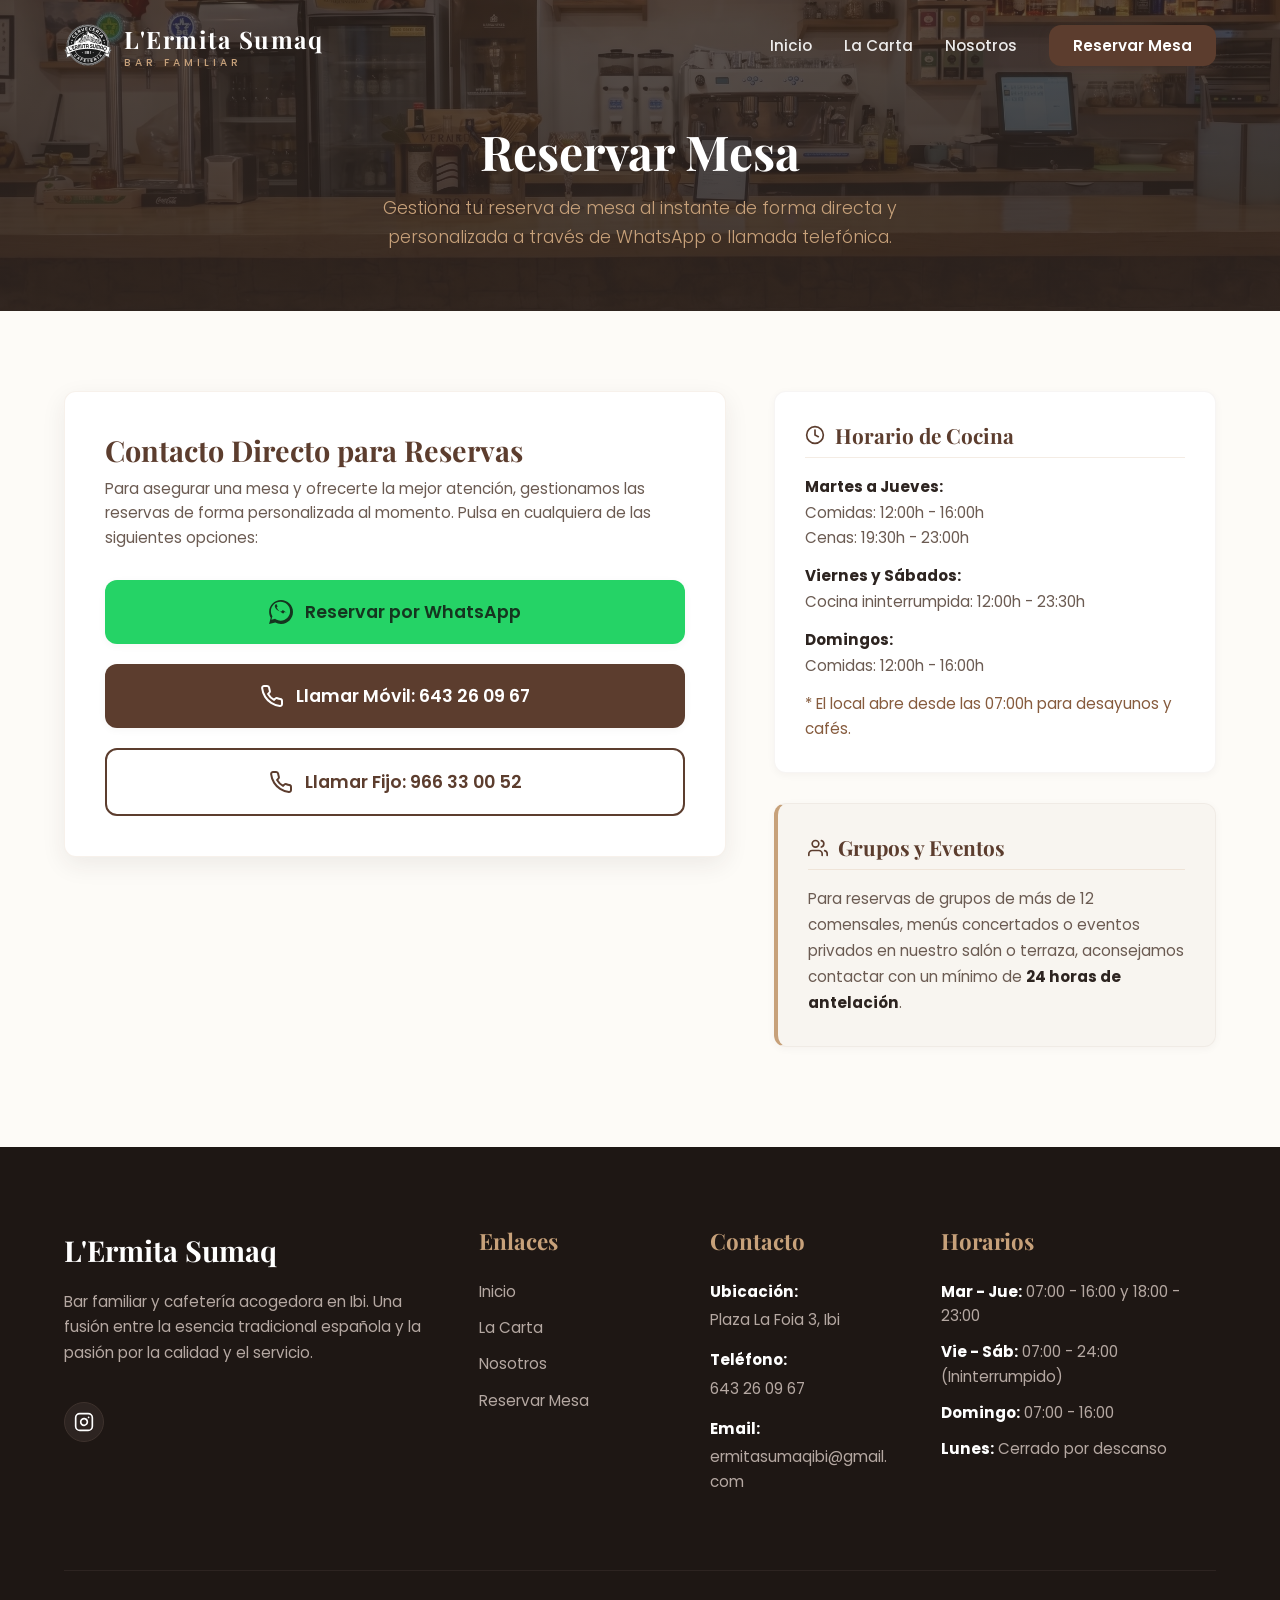
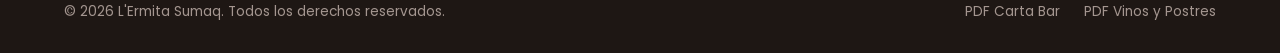
<file: reservas.html>
<!DOCTYPE html>
<html lang="es">
<head>
    <meta charset="UTF-8">
    <meta name="viewport" content="width=device-width, initial-scale=1.0">
    <meta name="robots" content="index, follow, max-image-preview:large, max-snippet:-1, max-video-preview:-1">
    <meta name="author" content="L'Ermita Sumaq">
    <meta name="theme-color" content="#5C3D2E">
    <meta name="description" content="Reserva tu mesa en L'Ermita Sumaq en Ibi de forma directa. Contacta al instante por WhatsApp al 643&nbsp;26&nbsp;09&nbsp;67 o llámanos para confirmar tu mesa en el salón o terraza.">
    <meta name="keywords" content="reservar mesa Ibi, reservas L'Ermita Sumaq, llamar restaurante Ibi, whatsapp reservas bar Ibi">
    <link rel="canonical" href="https://ermitasumaq.com/reservas">

    <!-- Geo / Local SEO -->
    <meta name="geo.region" content="ES-A">
    <meta name="geo.placename" content="Ibi">
    <meta name="geo.position" content="38.624977;-0.573905">
    <meta name="ICBM" content="38.624977, -0.573905">

    <!-- Open Graph -->
    <meta property="og:locale" content="es_ES">
    <meta property="og:type" content="website">
    <meta property="og:site_name" content="L'Ermita Sumaq">
    <meta property="og:title" content="Reservar Mesa | L'Ermita Sumaq - Contacto Directo WhatsApp y Teléfono">
    <meta property="og:description" content="Reserva tu mesa en L'Ermita Sumaq al instante vía WhatsApp o llamada telefónica directa.">
    <meta property="og:url" content="https://ermitasumaq.com/reservas">
    <meta property="og:image" content="https://ermitasumaq.com/assets/generated/hero_bg.png">
    <meta property="og:image:alt" content="Ambiente L'Ermita Sumaq">

    <!-- Twitter Cards -->
    <meta name="twitter:card" content="summary_large_image">
    <meta name="twitter:title" content="Reservar Mesa | L'Ermita Sumaq - Contacto Directo WhatsApp y Teléfono">
    <meta name="twitter:description" content="Reserva mesa en L'Ermita Sumaq al instante vía WhatsApp o teléfono.">
    <meta name="twitter:image" content="https://ermitasumaq.com/assets/generated/hero_bg.png">

    <!-- Favicons & Manifest -->
    <link rel="icon" type="image/png" href="assets/logos/favicon-32.png">
    <link rel="apple-touch-icon" href="assets/logos/apple-touch-icon.png">
    <link rel="manifest" href="site.webmanifest">

    <link rel="preload" as="image" href="assets/generated/hero_bg.webp" media="(min-width: 769px)" fetchpriority="high">
    <link rel="preload" as="image" href="assets/generated/hero_bg-1440.webp" media="(max-width: 768px)" fetchpriority="high">
    <title>Reservar Mesa | L'Ermita Sumaq - Contacto Directo WhatsApp y Teléfono</title>
    <link rel="stylesheet" href="css/fonts.css">
    <link rel="stylesheet" href="css/styles.css">
    <style>
        /* Specific Styles for Booking Page */
        .booking-hero {
            background: linear-gradient(rgba(45, 36, 32, 0.75), rgba(45, 36, 32, 0.9)), url('assets/generated/hero_bg.webp') no-repeat center center/cover;
            padding: 120px 0 60px 0;
            color: var(--white);
            text-align: center;
        }

        .booking-hero h1 {
            font-size: 3rem;
            color: var(--white);
            margin-bottom: 12px;
        }

        .booking-hero p {
            color: var(--accent-color);
            font-size: 1.1rem;
            max-width: 600px;
            margin: 0 auto;
            font-weight: 300;
        }

        /* Booking Section Layout */
        .booking-section {
            padding: 80px 0 100px 0;
        }

        .booking-grid {
            display: grid;
            grid-template-columns: 1.2fr 0.8fr;
            gap: 48px;
            align-items: start;
        }

        /* Card Styling */
        .booking-card {
            background-color: var(--card-bg);
            border-radius: var(--border-radius);
            padding: 40px;
            box-shadow: var(--shadow-md);
            border: 1px solid rgba(199, 161, 122, 0.15);
        }

        .booking-card h2 {
            font-size: 1.8rem;
            margin-bottom: 8px;
            color: var(--primary-color);
        }

        .booking-card-desc {
            color: var(--text-muted);
            margin-bottom: 30px;
            font-size: 0.95rem;
            line-height: 1.6;
        }

        /* Booking Button Styles */
        .booking-buttons-container {
            display: flex;
            flex-direction: column;
            gap: 20px;
            margin-top: 10px;
        }

        .booking-btn {
            display: flex;
            align-items: center;
            justify-content: center;
            gap: 12px;
            padding: 18px 32px;
            border-radius: var(--border-radius);
            font-weight: 600;
            font-size: 1.1rem;
            text-align: center;
            cursor: pointer;
            transition: var(--transition);
            border: none;
            box-shadow: var(--shadow-sm);
        }

        .booking-btn .btn-icon {
            flex-shrink: 0;
        }

        .booking-btn-whatsapp {
            background-color: #25D366;
            color: #15351F;
        }

        .booking-btn-whatsapp:hover {
            background-color: #20ba5a;
            transform: translateY(-3px);
            box-shadow: 0 8px 24px rgba(37, 211, 102, 0.3);
        }

        .booking-btn-call {
            background-color: var(--primary-color);
            color: var(--white);
        }

        .booking-btn-call:hover {
            background-color: var(--secondary-color);
            transform: translateY(-3px);
            box-shadow: 0 8px 24px rgba(92, 61, 46, 0.25);
        }

        .booking-btn-call-landline {
            background-color: transparent;
            color: var(--primary-color);
            border: 2px solid var(--primary-color);
            box-shadow: none;
        }

        .booking-btn-call-landline:hover {
            background-color: var(--primary-color);
            color: var(--white);
            transform: translateY(-3px);
            box-shadow: 0 8px 24px rgba(92, 61, 46, 0.2);
        }

        /* Side info cards */
        .booking-info-sidebar {
            display: flex;
            flex-direction: column;
            gap: 30px;
        }

        .info-box {
            background-color: var(--white);
            border-radius: var(--border-radius);
            padding: 30px;
            box-shadow: var(--shadow-sm);
            border: 1px solid rgba(92, 61, 46, 0.05);
        }

        .info-box h3 {
            font-size: 1.3rem;
            margin-bottom: 16px;
            display: flex;
            align-items: center;
            gap: 10px;
            color: var(--primary-color);
            border-bottom: 1.5px solid rgba(199, 161, 122, 0.2);
            padding-bottom: 8px;
        }

        .info-box p {
            font-size: 0.95rem;
            color: var(--text-muted);
            line-height: 1.7;
            margin-bottom: 12px;
        }

        .info-box p:last-child {
            margin-bottom: 0;
        }

        .info-box strong {
            color: var(--text-color);
        }

        .phone-call-box {
            background-color: rgba(92, 61, 46, 0.03);
            border-left: 4px solid var(--accent-color);
        }

        @media (max-width: 992px) {
            .booking-grid {
                grid-template-columns: 1fr;
                gap: 40px;
            }
        }

        @media (max-width: 768px) {
            .booking-card {
                padding: 24px;
            }
        }
        @media (max-width: 768px) {
            .booking-hero { background-image: linear-gradient(rgba(45, 36, 32, .75), rgba(45, 36, 32, .9)), url('assets/generated/hero_bg-1440.webp'); }
        }
    </style>

</head>
<body>
    <a class="skip-link" href="#main-content">Saltar al contenido</a>

    <!-- Header / Navigation -->
    <header>
        <div class="container">
            <a href="index.html" class="logo-container">
                <img src="assets/logos/logo-192.webp" alt="L'Ermita Sumaq Logo" class="logo-img" width="192" height="192" decoding="async">
                <div class="logo-text">
                    L'Ermita Sumaq
                    <span class="logo-subtext">BAR FAMILIAR</span>
                </div>
            </a>
            <nav aria-label="Navegación principal">
                <ul class="nav-menu" id="primary-menu">
                    <li class="nav-item"><a href="index.html" class="nav-link">Inicio</a></li>
                    <li class="nav-item"><a href="carta.html" class="nav-link">La Carta</a></li>
                    <li class="nav-item"><a href="nosotros.html" class="nav-link">Nosotros</a></li>
                    <li class="nav-item"><a href="reservas.html" class="nav-link btn-nav active" aria-current="page">Reservar Mesa</a></li>
                </ul>
            </nav>
            <button class="hamburger" type="button" aria-label="Abrir menú" aria-controls="primary-menu" aria-expanded="false">
                <span class="bar"></span>
                <span class="bar"></span>
                <span class="bar"></span>
            </button>
        </div>
    </header>

    <main id="main-content" tabindex="-1">

    <!-- Mini Hero -->
    <section class="booking-hero">
        <div class="container">
            <h1>Reservar Mesa</h1>
            <p>Gestiona tu reserva de mesa al instante de forma directa y personalizada a través de WhatsApp o llamada telefónica.</p>
        </div>
    </section>

    <!-- Booking Content -->
    <section class="booking-section">
        <div class="container">
            <div class="booking-grid">
                <!-- Reservation Contact Card -->
                <div class="booking-card">
                    <h2>Contacto Directo para Reservas</h2>
                    <p class="booking-card-desc">Para asegurar una mesa y ofrecerte la mejor atención, gestionamos las reservas de forma personalizada al momento. Pulsa en cualquiera de las siguientes opciones:</p>

                    <div class="booking-buttons-container">
                        <!-- WhatsApp Link -->
                        <a href="https://wa.me/34643260967?text=Hola!%20Me%20gustar%C3%ADa%20reservar%20una%20mesa%20en%20L'Ermita%20Sumaq." target="_blank" rel="noopener noreferrer" class="booking-btn booking-btn-whatsapp">
                            <svg aria-hidden="true" focusable="false" width="24" height="24" viewBox="0 0 24 24" fill="currentColor" class="btn-icon"><path d="M.057 24l1.687-6.163c-1.041-1.804-1.588-3.849-1.587-5.946C.06 5.348 5.397.01 12.008.01c3.202.001 6.212 1.246 8.477 3.514 2.266 2.268 3.507 5.28 3.505 8.484-.004 6.657-5.34 11.997-11.953 11.997-2.005-.001-3.973-.502-5.724-1.455L0 24zm6.59-4.846c1.66.986 3.298 1.487 4.908 1.488 5.247 0 9.516-4.225 9.519-9.42 0-2.516-1-4.88-2.817-6.657-1.817-1.777-4.234-2.756-6.809-2.756-5.253 0-9.52 4.227-9.522 9.42-.001 1.748.497 3.42 1.487 4.909l-.988 3.615 3.732-.974zm11.238-6.16c-.27-.135-1.597-.788-1.846-.878-.248-.09-.43-.135-.61.135-.18.27-.697.878-.853 1.058-.157.18-.315.202-.586.067-2.71-1.355-4.46-2.553-6.242-5.61-.24-.41.24-.38.687-1.272.074-.15.037-.28-.018-.393-.056-.112-.43-1.03-.59-1.414-.156-.373-.31-.322-.43-.328-.11-.005-.236-.006-.363-.006s-.332.047-.506.236c-.174.188-.665.648-.665 1.582 0 .934.68 1.838.775 1.964.095.127 1.34 2.046 3.247 2.87.454.197.808.314 1.085.4.457.145.872.124 1.2.075.366-.054 1.127-.46 1.285-.905.158-.445.158-.828.112-.905-.045-.077-.168-.122-.438-.257z"/></svg>
                            Reservar por WhatsApp
                        </a>
                        <!-- Mobile Call -->
                        <a href="tel:+34643260967" class="booking-btn booking-btn-call">
                            <svg aria-hidden="true" focusable="false" width="24" height="24" viewBox="0 0 24 24" fill="none" stroke="currentColor" stroke-width="2" stroke-linecap="round" stroke-linejoin="round" class="btn-icon"><path d="M22 16.92v3a2 2 0 0 1-2.18 2 19.79 19.79 0 0 1-8.63-3.07 19.5 19.5 0 0 1-6-6 19.79 19.79 0 0 1-3.07-8.67A2 2 0 0 1 4.11 2h3a2 2 0 0 1 2 1.72 12.84 12.84 0 0 0 .7 2.81 2 2 0 0 1-.45 2.11L8.09 9.91a16 16 0 0 0 6 6l1.27-1.27a2 2 0 0 1 2.11-.45 12.84 12.84 0 0 0 2.81.7A2 2 0 0 1 22 16.92z"/></svg>
                            Llamar Móvil: 643&nbsp;26&nbsp;09&nbsp;67
                        </a>
                        <!-- Landline Call -->
                        <a href="tel:+34966330052" class="booking-btn booking-btn-call-landline">
                            <svg aria-hidden="true" focusable="false" width="24" height="24" viewBox="0 0 24 24" fill="none" stroke="currentColor" stroke-width="2" stroke-linecap="round" stroke-linejoin="round" class="btn-icon"><path d="M22 16.92v3a2 2 0 0 1-2.18 2 19.79 19.79 0 0 1-8.63-3.07 19.5 19.5 0 0 1-6-6 19.79 19.79 0 0 1-3.07-8.67A2 2 0 0 1 4.11 2h3a2 2 0 0 1 2 1.72 12.84 12.84 0 0 0 .7 2.81 2 2 0 0 1-.45 2.11L8.09 9.91a16 16 0 0 0 6 6l1.27-1.27a2 2 0 0 1 2.11-.45 12.84 12.84 0 0 0 2.81.7A2 2 0 0 1 22 16.92z"/></svg>
                            Llamar Fijo: 966&nbsp;33&nbsp;00&nbsp;52
                        </a>
                    </div>
                </div>

                <!-- Side Information Bar -->
                <div class="booking-info-sidebar">
                    <!-- Info Box 1: Kitchen Hours -->
                    <div class="info-box">
                        <h3>
                            <svg aria-hidden="true" focusable="false" width="20" height="20" viewBox="0 0 24 24" fill="none" stroke="currentColor" stroke-width="2" stroke-linecap="round" stroke-linejoin="round"><circle cx="12" cy="12" r="10"></circle><polyline points="12 6 12 12 16 14"></polyline></svg>
                            Horario de Cocina
                        </h3>
                        <p><strong>Martes a Jueves:</strong><br>Comidas: 12:00h - 16:00h<br>Cenas: 19:30h - 23:00h</p>
                        <p><strong>Viernes y Sábados:</strong><br>Cocina ininterrumpida: 12:00h - 23:30h</p>
                        <p><strong>Domingos:</strong><br>Comidas: 12:00h - 16:00h</p>
                        <p style="color: var(--secondary-color);">* El local abre desde las 07:00h para desayunos y cafés.</p>
                    </div>

                    <!-- Info Box 2: Terms and Groups -->
                    <div class="info-box phone-call-box">
                        <h3>
                            <svg aria-hidden="true" focusable="false" width="20" height="20" viewBox="0 0 24 24" fill="none" stroke="currentColor" stroke-width="2" stroke-linecap="round" stroke-linejoin="round"><path d="M17 21v-2a4 4 0 0 0-4-4H5a4 4 0 0 0-4 4v2"></path><circle cx="9" cy="7" r="4"></circle><path d="M23 21v-2a4 4 0 0 0-3-3.87"></path><path d="M16 3.13a4 4 0 0 1 0 7.75"></path></svg>
                            Grupos y Eventos
                        </h3>
                        <p>Para reservas de grupos de más de 12 comensales, menús concertados o eventos privados en nuestro salón o terraza, aconsejamos contactar con un mínimo de <strong>24 horas de antelación</strong>.</p>
                    </div>
                </div>
            </div>
        </div>
    </section>

    </main>

    <!-- Footer -->
    <footer>
        <div class="container">
            <div class="footer-grid">
                <div class="footer-logo">
                    <span class="footer-logo-text">L'Ermita Sumaq</span>
                    <p class="footer-logo-desc">Bar familiar y cafetería acogedora en Ibi. Una fusión entre la esencia tradicional española y la pasión por la calidad y el servicio.</p>
                    <div class="social-links">
                        <a href="https://www.instagram.com/ermitasumaq_ibi/" target="_blank" rel="noopener noreferrer" class="social-icon" aria-label="Instagram">
                            <svg aria-hidden="true" focusable="false" width="20" height="20" viewBox="0 0 24 24" fill="none" stroke="currentColor" stroke-width="2" stroke-linecap="round" stroke-linejoin="round"><rect x="2" y="2" width="20" height="20" rx="5" ry="5"></rect><path d="M16 11.37A4 4 0 1 1 12.63 8 4 4 0 0 1 16 11.37z"></path><line x1="17.5" y1="6.5" x2="17.51" y2="6.5"></line></svg>
                        </a>
                    </div>
                </div>
                <div>
                    <h3>Enlaces</h3>
                    <ul class="footer-links">
                        <li><a href="index.html">Inicio</a></li>
                        <li><a href="carta.html">La Carta</a></li>
                        <li><a href="nosotros.html">Nosotros</a></li>
                        <li><a href="reservas.html">Reservar Mesa</a></li>
                    </ul>
                </div>
                <div>
                    <h3>Contacto</h3>
                    <div class="footer-contact">
                        <p><strong>Ubicación:</strong> Plaza La Foia 3, Ibi</p>
                        <p><strong>Teléfono:</strong> <a href="tel:+34643260967">643&nbsp;26&nbsp;09&nbsp;67</a></p>
                        <p><strong>Email:</strong> <a href="mailto:ermitasumaqibi@gmail.com">ermitasumaqibi@gmail.com</a></p>
                    </div>
                </div>
                <div>
                    <h3>Horarios</h3>
                    <div class="footer-schedule">
                        <p><strong>Mar - Jue:</strong> 07:00 - 16:00 y 18:00 - 23:00</p>
                        <p><strong>Vie - Sáb:</strong> 07:00 - 24:00 (Ininterrumpido)</p>
                        <p><strong>Domingo:</strong> 07:00 - 16:00</p>
                        <p><strong>Lunes:</strong> Cerrado por descanso</p>
                    </div>
                </div>
            </div>
            <div class="footer-bottom">
                <p>&copy; 2026 L'Ermita Sumaq. Todos los derechos reservados.</p>
                <div class="footer-bottom-links">
                    <a href="assets/pdf/CARTA BAR ERMITA.pdf" target="_blank" rel="noopener noreferrer">PDF Carta Bar</a>
                    <a href="assets/pdf/Vinos y postres carta.pdf" target="_blank" rel="noopener noreferrer">PDF Vinos y Postres</a>
                </div>
            </div>
        </div>
    </footer>

    <script src="js/main.js"></script>
</body>
</html>
</file>
<file: css/fonts.css>
@font-face {
  font-family: 'Playfair Display';
  font-style: italic;
  font-weight: 400;
  font-display: swap;
  src: url(../assets/fonts/playfair-display-italic-400-latin-ext.woff2) format('woff2');
  unicode-range: U+0100-02BA, U+02BD-02C5, U+02C7-02CC, U+02CE-02D7, U+02DD-02FF, U+0304, U+0308, U+0329, U+1D00-1DBF, U+1E00-1E9F, U+1EF2-1EFF, U+2020, U+20A0-20AB, U+20AD-20C4, U+2113, U+2C60-2C7F, U+A720-A7FF;
}

@font-face {
  font-family: 'Playfair Display';
  font-style: italic;
  font-weight: 400;
  font-display: swap;
  src: url(../assets/fonts/playfair-display-italic-400-latin.woff2) format('woff2');
  unicode-range: U+0000-00FF, U+0131, U+0152-0153, U+02BB-02BC, U+02C6, U+02DA, U+02DC, U+0304, U+0308, U+0329, U+2000-206F, U+20AC, U+2122, U+2191, U+2193, U+2212, U+2215, U+FEFF, U+FFFD;
}

@font-face {
  font-family: 'Playfair Display';
  font-style: normal;
  font-weight: 400;
  font-display: swap;
  src: url(../assets/fonts/playfair-display-normal-400-latin-ext.woff2) format('woff2');
  unicode-range: U+0100-02BA, U+02BD-02C5, U+02C7-02CC, U+02CE-02D7, U+02DD-02FF, U+0304, U+0308, U+0329, U+1D00-1DBF, U+1E00-1E9F, U+1EF2-1EFF, U+2020, U+20A0-20AB, U+20AD-20C4, U+2113, U+2C60-2C7F, U+A720-A7FF;
}

@font-face {
  font-family: 'Playfair Display';
  font-style: normal;
  font-weight: 400;
  font-display: swap;
  src: url(../assets/fonts/playfair-display-normal-400-latin.woff2) format('woff2');
  unicode-range: U+0000-00FF, U+0131, U+0152-0153, U+02BB-02BC, U+02C6, U+02DA, U+02DC, U+0304, U+0308, U+0329, U+2000-206F, U+20AC, U+2122, U+2191, U+2193, U+2212, U+2215, U+FEFF, U+FFFD;
}

@font-face {
  font-family: 'Playfair Display';
  font-style: normal;
  font-weight: 600;
  font-display: swap;
  src: url(../assets/fonts/playfair-display-normal-600-latin-ext.woff2) format('woff2');
  unicode-range: U+0100-02BA, U+02BD-02C5, U+02C7-02CC, U+02CE-02D7, U+02DD-02FF, U+0304, U+0308, U+0329, U+1D00-1DBF, U+1E00-1E9F, U+1EF2-1EFF, U+2020, U+20A0-20AB, U+20AD-20C4, U+2113, U+2C60-2C7F, U+A720-A7FF;
}

@font-face {
  font-family: 'Playfair Display';
  font-style: normal;
  font-weight: 600;
  font-display: swap;
  src: url(../assets/fonts/playfair-display-normal-600-latin.woff2) format('woff2');
  unicode-range: U+0000-00FF, U+0131, U+0152-0153, U+02BB-02BC, U+02C6, U+02DA, U+02DC, U+0304, U+0308, U+0329, U+2000-206F, U+20AC, U+2122, U+2191, U+2193, U+2212, U+2215, U+FEFF, U+FFFD;
}

@font-face {
  font-family: 'Playfair Display';
  font-style: normal;
  font-weight: 700;
  font-display: swap;
  src: url(../assets/fonts/playfair-display-normal-700-latin-ext.woff2) format('woff2');
  unicode-range: U+0100-02BA, U+02BD-02C5, U+02C7-02CC, U+02CE-02D7, U+02DD-02FF, U+0304, U+0308, U+0329, U+1D00-1DBF, U+1E00-1E9F, U+1EF2-1EFF, U+2020, U+20A0-20AB, U+20AD-20C4, U+2113, U+2C60-2C7F, U+A720-A7FF;
}

@font-face {
  font-family: 'Playfair Display';
  font-style: normal;
  font-weight: 700;
  font-display: swap;
  src: url(../assets/fonts/playfair-display-normal-700-latin.woff2) format('woff2');
  unicode-range: U+0000-00FF, U+0131, U+0152-0153, U+02BB-02BC, U+02C6, U+02DA, U+02DC, U+0304, U+0308, U+0329, U+2000-206F, U+20AC, U+2122, U+2191, U+2193, U+2212, U+2215, U+FEFF, U+FFFD;
}

@font-face {
  font-family: 'Poppins';
  font-style: normal;
  font-weight: 300;
  font-display: swap;
  src: url(../assets/fonts/poppins-normal-300-latin-ext.woff2) format('woff2');
  unicode-range: U+0100-02BA, U+02BD-02C5, U+02C7-02CC, U+02CE-02D7, U+02DD-02FF, U+0304, U+0308, U+0329, U+1D00-1DBF, U+1E00-1E9F, U+1EF2-1EFF, U+2020, U+20A0-20AB, U+20AD-20C4, U+2113, U+2C60-2C7F, U+A720-A7FF;
}

@font-face {
  font-family: 'Poppins';
  font-style: normal;
  font-weight: 300;
  font-display: swap;
  src: url(../assets/fonts/poppins-normal-300-latin.woff2) format('woff2');
  unicode-range: U+0000-00FF, U+0131, U+0152-0153, U+02BB-02BC, U+02C6, U+02DA, U+02DC, U+0304, U+0308, U+0329, U+2000-206F, U+20AC, U+2122, U+2191, U+2193, U+2212, U+2215, U+FEFF, U+FFFD;
}

@font-face {
  font-family: 'Poppins';
  font-style: normal;
  font-weight: 400;
  font-display: swap;
  src: url(../assets/fonts/poppins-normal-400-latin-ext.woff2) format('woff2');
  unicode-range: U+0100-02BA, U+02BD-02C5, U+02C7-02CC, U+02CE-02D7, U+02DD-02FF, U+0304, U+0308, U+0329, U+1D00-1DBF, U+1E00-1E9F, U+1EF2-1EFF, U+2020, U+20A0-20AB, U+20AD-20C4, U+2113, U+2C60-2C7F, U+A720-A7FF;
}

@font-face {
  font-family: 'Poppins';
  font-style: normal;
  font-weight: 400;
  font-display: swap;
  src: url(../assets/fonts/poppins-normal-400-latin.woff2) format('woff2');
  unicode-range: U+0000-00FF, U+0131, U+0152-0153, U+02BB-02BC, U+02C6, U+02DA, U+02DC, U+0304, U+0308, U+0329, U+2000-206F, U+20AC, U+2122, U+2191, U+2193, U+2212, U+2215, U+FEFF, U+FFFD;
}

@font-face {
  font-family: 'Poppins';
  font-style: normal;
  font-weight: 500;
  font-display: swap;
  src: url(../assets/fonts/poppins-normal-500-latin-ext.woff2) format('woff2');
  unicode-range: U+0100-02BA, U+02BD-02C5, U+02C7-02CC, U+02CE-02D7, U+02DD-02FF, U+0304, U+0308, U+0329, U+1D00-1DBF, U+1E00-1E9F, U+1EF2-1EFF, U+2020, U+20A0-20AB, U+20AD-20C4, U+2113, U+2C60-2C7F, U+A720-A7FF;
}

@font-face {
  font-family: 'Poppins';
  font-style: normal;
  font-weight: 500;
  font-display: swap;
  src: url(../assets/fonts/poppins-normal-500-latin.woff2) format('woff2');
  unicode-range: U+0000-00FF, U+0131, U+0152-0153, U+02BB-02BC, U+02C6, U+02DA, U+02DC, U+0304, U+0308, U+0329, U+2000-206F, U+20AC, U+2122, U+2191, U+2193, U+2212, U+2215, U+FEFF, U+FFFD;
}

@font-face {
  font-family: 'Poppins';
  font-style: normal;
  font-weight: 600;
  font-display: swap;
  src: url(../assets/fonts/poppins-normal-600-latin-ext.woff2) format('woff2');
  unicode-range: U+0100-02BA, U+02BD-02C5, U+02C7-02CC, U+02CE-02D7, U+02DD-02FF, U+0304, U+0308, U+0329, U+1D00-1DBF, U+1E00-1E9F, U+1EF2-1EFF, U+2020, U+20A0-20AB, U+20AD-20C4, U+2113, U+2C60-2C7F, U+A720-A7FF;
}

@font-face {
  font-family: 'Poppins';
  font-style: normal;
  font-weight: 600;
  font-display: swap;
  src: url(../assets/fonts/poppins-normal-600-latin.woff2) format('woff2');
  unicode-range: U+0000-00FF, U+0131, U+0152-0153, U+02BB-02BC, U+02C6, U+02DA, U+02DC, U+0304, U+0308, U+0329, U+2000-206F, U+20AC, U+2122, U+2191, U+2193, U+2212, U+2215, U+FEFF, U+FFFD;
}

@font-face {
  font-family: 'Poppins';
  font-style: normal;
  font-weight: 700;
  font-display: swap;
  src: url(../assets/fonts/poppins-normal-700-latin-ext.woff2) format('woff2');
  unicode-range: U+0100-02BA, U+02BD-02C5, U+02C7-02CC, U+02CE-02D7, U+02DD-02FF, U+0304, U+0308, U+0329, U+1D00-1DBF, U+1E00-1E9F, U+1EF2-1EFF, U+2020, U+20A0-20AB, U+20AD-20C4, U+2113, U+2C60-2C7F, U+A720-A7FF;
}

@font-face {
  font-family: 'Poppins';
  font-style: normal;
  font-weight: 700;
  font-display: swap;
  src: url(../assets/fonts/poppins-normal-700-latin.woff2) format('woff2');
  unicode-range: U+0000-00FF, U+0131, U+0152-0153, U+02BB-02BC, U+02C6, U+02DA, U+02DC, U+0304, U+0308, U+0329, U+2000-206F, U+20AC, U+2122, U+2191, U+2193, U+2212, U+2215, U+FEFF, U+FFFD;
}
</file>
<file: css/styles.css>
:root {
    --primary-color: #5C3D2E;
    --primary-rgb: 92, 61, 46;
    --secondary-color: #865B3D;
    --secondary-rgb: 134, 91, 61;
    --accent-color: #C7A17A;
    --accent-rgb: 199, 161, 122;
    --light-bg: #FDFBF7;
    --card-bg: #ffffff;
    --text-color: #2D2420;
    --text-muted: #6B5B52;
    --white: #ffffff;
    --shadow-sm: 0 2px 8px rgba(45, 36, 32, 0.04);
    --shadow-md: 0 8px 24px rgba(45, 36, 32, 0.08);
    --shadow-lg: 0 16px 40px rgba(45, 36, 32, 0.12);
    --transition: all 0.3s cubic-bezier(0.25, 0.8, 0.25, 1);
    --border-radius: 12px;
}

/* Base Styles */
* {
    margin: 0;
    padding: 0;
    box-sizing: border-box;
}

html {
    scroll-behavior: smooth;
    font-size: 16px;
}

body {
    font-family: 'Poppins', sans-serif;
    background-color: var(--light-bg);
    color: var(--text-color);
    line-height: 1.6;
    overflow-x: hidden;
}

h1, h2, h3, h4 {
    font-family: 'Playfair Display', serif;
    font-weight: 700;
    color: var(--primary-color);
    line-height: 1.3;
}

a {
    text-decoration: none;
    color: inherit;
    transition: var(--transition);
}

img {
    max-width: 100%;
    height: auto;
    display: block;
}

/* Scrollbar customization */
::-webkit-scrollbar {
    width: 8px;
}
::-webkit-scrollbar-track {
    background: var(--light-bg);
}
::-webkit-scrollbar-thumb {
    background: var(--accent-color);
    border-radius: 10px;
}
::-webkit-scrollbar-thumb:hover {
    background: var(--secondary-color);
}

/* Utility Classes */
.container {
    max-width: 1200px;
    margin: 0 auto;
    padding: 0 24px;
}

.text-center { text-align: center; }
.section-padding { padding: 100px 0; }
.section-title {
    font-size: 2.5rem;
    margin-bottom: 16px;
    position: relative;
    display: inline-block;
}
.section-title::after {
    content: '';
    position: absolute;
    bottom: -8px;
    left: 50%;
    transform: translateX(-50%);
    width: 60px;
    height: 3px;
    background-color: var(--accent-color);
    border-radius: 2px;
}
.section-subtitle {
    color: var(--text-muted);
    font-size: 1.1rem;
    max-width: 600px;
    margin: 0 auto 50px auto;
}

/* Header & Navigation */
header {
    position: fixed;
    top: 0;
    left: 0;
    width: 100%;
    z-index: 1000;
    transition: var(--transition);
    padding: 20px 0;
}

header.scrolled {
    background-color: rgba(253, 251, 247, 0.95);
    backdrop-filter: blur(10px);
    box-shadow: var(--shadow-sm);
    padding: 12px 0;
}

header .container {
    display: flex;
    justify-content: space-between;
    align-items: center;
}

.logo-container {
    display: flex;
    align-items: center;
    gap: 12px;
}

.logo-img {
    height: 48px;
    width: auto;
    transition: var(--transition);
}

header.scrolled .logo-img {
    height: 40px;
}

.fusion-logo-img-large {
    height: 180px;
    width: auto;
    object-fit: contain;
    filter: drop-shadow(0 8px 20px rgba(0,0,0,0.4));
}

/* Header states: transparent when at top (not scrolled), styled when scrolled */
header:not(.scrolled) .logo-text {
    color: var(--white);
}

header:not(.scrolled) .logo-subtext {
    color: var(--accent-color);
}

header:not(.scrolled) .nav-link {
    color: rgba(255, 255, 255, 0.9);
}

header:not(.scrolled) .nav-link::after {
    background-color: var(--accent-color);
}

header:not(.scrolled) .nav-link:hover,
header:not(.scrolled) .nav-link.active {
    color: var(--accent-color);
}

header:not(.scrolled) .hamburger .bar {
    background-color: var(--white);
}

.logo-text {
    font-family: 'Playfair Display', serif;
    font-weight: 700;
    font-size: 1.5rem;
    letter-spacing: 1.5px;
    color: var(--primary-color);
    display: flex;
    flex-direction: column;
}

.logo-subtext {
    font-family: 'Poppins', sans-serif;
    font-size: 0.65rem;
    font-weight: 500;
    letter-spacing: 4px;
    color: var(--secondary-color);
    margin-top: -3px;
}

/* Nav Menu */
.nav-menu {
    display: flex;
    list-style: none;
    gap: 32px;
    align-items: center;
}

.nav-link {
    font-weight: 500;
    font-size: 0.95rem;
    color: var(--text-color);
    position: relative;
    padding: 6px 0;
}

.nav-link::after {
    content: '';
    position: absolute;
    bottom: 0;
    left: 0;
    width: 0;
    height: 2px;
    background-color: var(--secondary-color);
    transition: var(--transition);
}

.nav-link:hover::after,
.nav-link.active::after {
    width: 100%;
}

.nav-link:hover,
.nav-link.active {
    color: var(--secondary-color);
}

.btn-nav {
    background-color: var(--primary-color);
    color: var(--white) !important;
    padding: 10px 24px;
    border-radius: var(--border-radius);
    font-weight: 600;
    box-shadow: 0 4px 12px rgba(92, 61, 46, 0.2);
}

.btn-nav:hover {
    background-color: var(--secondary-color);
    transform: translateY(-2px);
    box-shadow: 0 6px 16px rgba(166, 117, 79, 0.3);
}

.btn-nav::after {
    display: none;
}

/* Hamburger Menu */
.hamburger {
    display: none;
    cursor: pointer;
    background: none;
    border: none;
}

.bar {
    display: block;
    width: 25px;
    height: 3px;
    margin: 5px auto;
    transition: var(--transition);
    background-color: var(--primary-color);
    border-radius: 2px;
}

/* Buttons */
.btn {
    display: inline-block;
    padding: 14px 32px;
    border-radius: var(--border-radius);
    font-weight: 600;
    text-align: center;
    cursor: pointer;
    transition: var(--transition);
    border: none;
    font-size: 1rem;
}

.btn-primary {
    background-color: var(--primary-color);
    color: var(--white);
    box-shadow: 0 6px 20px rgba(92, 61, 46, 0.25);
}

.btn-primary:hover {
    background-color: var(--secondary-color);
    transform: translateY(-3px);
    box-shadow: 0 8px 24px rgba(166, 117, 79, 0.35);
}

.btn-secondary {
    background-color: transparent;
    color: var(--primary-color);
    border: 2px solid var(--primary-color);
}

.btn-secondary:hover {
    background-color: var(--primary-color);
    transform: translateY(-3px);
}

/* Experience Section */
.experience-grid {
    display: grid;
    grid-template-columns: repeat(3, 1fr);
    gap: 32px;
    margin-top: 20px;
}

.experience-card {
    background-color: var(--card-bg);
    border-radius: var(--border-radius);
    overflow: hidden;
    box-shadow: var(--shadow-sm);
    transition: var(--transition);
    border: 1px solid rgba(199, 161, 122, 0.08);
    display: flex;
    flex-direction: column;
}

.experience-card:hover {
    transform: translateY(-8px);
    box-shadow: var(--shadow-md);
    border-color: var(--accent-color);
}

.experience-img-container {
    height: 240px;
    overflow: hidden;
    position: relative;
}

.experience-img {
    width: 100%;
    height: 100%;
    object-fit: cover;
    transition: var(--transition);
}

.experience-card:hover .experience-img {
    transform: scale(1.05);
}

.experience-content {
    padding: 30px;
    display: flex;
    flex-direction: column;
    gap: 12px;
    flex-grow: 1;
}

.experience-icon {
    width: 48px;
    height: 48px;
    background-color: rgba(166, 117, 79, 0.1);
    border-radius: 12px;
    display: flex;
    align-items: center;
    justify-content: center;
    color: var(--secondary-color);
    margin-bottom: 8px;
}

.experience-content h3 {
    font-size: 1.5rem;
    color: var(--primary-color);
}

.experience-content p {
    color: var(--text-muted);
    font-size: 0.95rem;
    line-height: 1.6;
}

/* Footer Section */
footer {
    background-color: #1E1714;
    color: #DFD7D3;
    padding: 80px 0 30px 0;
    font-size: 0.95rem;
}

footer h3 {
    color: var(--accent-color);
    margin-bottom: 24px;
    font-size: 1.4rem;
}

.footer-grid {
    display: grid;
    grid-template-columns: 2fr 1fr 1fr 1.5fr;
    gap: 48px;
    margin-bottom: 60px;
}

.footer-logo {
    display: flex;
    flex-direction: column;
    gap: 16px;
}

.footer-logo-text {
    font-family: 'Playfair Display', serif;
    font-size: 1.8rem;
    font-weight: 700;
    color: var(--white);
}

.footer-logo-desc {
    line-height: 1.7;
    color: #B5A8A2;
}

.footer-links {
    list-style: none;
}

.footer-links li {
    margin-bottom: 12px;
}

.footer-links a {
    color: #B5A8A2;
}

.footer-links a:hover {
    color: var(--accent-color);
    padding-left: 6px;
}

.footer-contact p {
    margin-bottom: 16px;
    display: flex;
    align-items: flex-start;
    gap: 12px;
    color: #B5A8A2;
}

.footer-contact p strong {
    color: var(--white);
}

.footer-contact a {
    color: #B5A8A2;
}

.footer-contact a:hover {
    color: var(--accent-color);
}

.social-links {
    display: flex;
    gap: 16px;
    margin-top: 20px;
}

.social-icon {
    width: 40px;
    height: 40px;
    background-color: #2D2421;
    border-radius: 50%;
    display: flex;
    align-items: center;
    justify-content: center;
    transition: var(--transition);
    color: var(--white);
    border: 1px solid #3E322D;
}

.social-icon:hover {
    background-color: var(--accent-color);
    color: var(--primary-color);
    transform: translateY(-3px);
}

.footer-schedule p {
    margin-bottom: 12px;
    color: #B5A8A2;
}

.footer-schedule p strong {
    color: var(--white);
}

.footer-bottom {
    border-top: 1px solid #2D2421;
    padding-top: 30px;
    display: flex;
    justify-content: space-between;
    align-items: center;
    flex-wrap: wrap;
    gap: 20px;
    color: #A49690;
    font-size: 0.85rem;
}

.footer-bottom-links {
    display: flex;
    gap: 24px;
}

.footer-bottom-links a:hover {
    color: var(--accent-color);
}

/* Animations */
@keyframes fadeInUp {
    from {
        opacity: 0;
        transform: translateY(30px);
    }
    to {
        opacity: 1;
        transform: translateY(0);
    }
}

@keyframes fadeIn {
    from { opacity: 0; }
    to { opacity: 1; }
}

.fade-in-up {
    animation: fadeInUp 0.8s cubic-bezier(0.25, 0.8, 0.25, 1) forwards;
}

.fade-in {
    animation: fadeIn 1.2s ease forwards;
}

.delay-1 { animation-delay: 0.2s; }
.delay-2 { animation-delay: 0.4s; }
.delay-3 { animation-delay: 0.6s; }

/* Responsive Media Queries */
@media (max-width: 1024px) {
    .footer-grid {
        grid-template-columns: 1fr 1fr;
        gap: 40px;
    }
    .section-padding {
        padding: 80px 0;
    }
    .experience-grid {
        gap: 24px;
    }
}

@media (max-width: 768px) {
    .experience-grid {
        grid-template-columns: 1fr;
        gap: 24px;
    }

    .hamburger {
        display: block;
    }

    .hamburger.active .bar:nth-child(2) {
        opacity: 0;
    }

    .hamburger.active .bar:nth-child(1) {
        transform: translateY(8px) rotate(45deg);
    }

    .hamburger.active .bar:nth-child(3) {
        transform: translateY(-8px) rotate(-45deg);
    }

    .nav-menu {
        position: fixed;
        left: -100%;
        top: 80px;
        gap: 0;
        flex-direction: column;
        background-color: var(--light-bg);
        width: 100%;
        height: calc(100vh - 80px);
        text-align: center;
        transition: 0.4s ease;
        box-shadow: 0 10px 15px rgba(0, 0, 0, 0.05);
        padding: 40px 0;
        overflow-y: auto;
    }

    .nav-menu.active {
        left: 0;
    }

    .nav-item {
        margin: 16px 0;
        width: 100%;
    }

    .nav-link {
        font-size: 1.15rem;
        display: inline-block;
    }
    
    .btn-nav {
        margin-top: 10px;
        display: inline-block;
    }

    header.scrolled {
        top: 0;
    }

    .footer-grid {
        grid-template-columns: 1fr;
        gap: 32px;
    }

    .footer-bottom {
        flex-direction: column;
        text-align: center;
    }

    .section-title {
        font-size: 2rem;
    }

    /* Always keep mobile nav links dark on light mobile dropdown menu background */
    header .nav-menu .nav-link {
        color: var(--text-color) !important;
    }
    header .nav-menu .nav-link::after {
        background-color: var(--secondary-color) !important;
    }
    header .nav-menu .nav-link:hover,
    header .nav-menu .nav-link.active {
        color: var(--secondary-color) !important;
    }
}

/* Floating Reservation Button */
.floating-booking-btn {
    position: fixed;
    bottom: 30px;
    right: 30px;
    background-color: var(--primary-color);
    color: var(--white);
    padding: 14px 24px;
    border-radius: 50px;
    box-shadow: 0 8px 24px rgba(92, 61, 46, 0.3);
    z-index: 999;
    display: flex;
    align-items: center;
    gap: 10px;
    font-weight: 600;
    font-size: 0.95rem;
    transition: var(--transition);
    border: 1px solid rgba(255, 255, 255, 0.1);
}

.floating-booking-btn:hover {
    background-color: var(--secondary-color);
    transform: translateY(-5px);
    box-shadow: 0 12px 28px rgba(166, 117, 79, 0.4);
    color: var(--white);
}

.floating-booking-btn .btn-icon {
    transition: var(--transition);
}

.floating-booking-btn:hover .btn-icon {
    transform: rotate(-10deg) scale(1.1);
}

/* Adjust for mobile screens: show only icon to keep it clean */
@media (max-width: 576px) {
    .floating-booking-btn {
        bottom: 20px;
        right: 20px;
        padding: 16px;
        border-radius: 50%;
        width: 56px;
        height: 56px;
        justify-content: center;
    }
    .floating-booking-btn .btn-text {
        display: none;
    }
}

/* Accessibility and small-screen corrections; keep the established layout. */
:focus-visible {
    outline: 3px solid #2E7559 !important;
    outline-offset: 4px;
    box-shadow: 0 0 0 2px var(--white);
}
[hidden] { display: none !important; }
.sr-only {
    position: absolute;
    width: 1px;
    height: 1px;
    padding: 0;
    margin: -1px;
    overflow: hidden;
    clip-path: inset(50%);
    white-space: nowrap;
    border: 0;
}
.skip-link {
    position: fixed;
    top: 8px;
    left: 8px;
    z-index: 4000;
    padding: 12px 20px;
    color: var(--white);
    background: var(--primary-color);
    transform: translateY(-180%);
}
.skip-link:focus { transform: translateY(0); }
main { scroll-margin-top: 100px; }
main:focus { outline: none; }
.btn-secondary:hover { color: var(--white); }
.hamburger { min-width: 44px; min-height: 44px; flex-shrink: 0; }
.footer-contact p { flex-wrap: wrap; gap: 4px 12px; }
.footer-contact a, .contact-details a { overflow-wrap: anywhere; }
.footer-grid > *, .booking-grid > *, .story-grid > *, .location-grid > *, .fusion-grid > * { min-width: 0; }
.footer-bottom-links { flex-wrap: wrap; justify-content: center; }
.hours-note { text-align: center; margin-top: 12px; color: var(--text-muted); font-size: .875rem; }
body .fusion-logos { flex-wrap: wrap; }
body .clear-search { min-width: 32px; min-height: 32px; right: 10px; }
body .search-input { padding-right: 52px; }
body .search-input:focus-visible { outline: 3px solid #2E7559; }
body .gallery-item { display: block; width: 100%; text-align: left; font: inherit; background: var(--white); }
body .gallery-title { display: block; color: var(--white); font-family: 'Playfair Display', serif; font-size: 1.3rem; font-weight: 700; }
body .gallery-item:focus-visible .gallery-overlay { opacity: 1; }
body dialog.lightbox { max-width: none; max-height: none; border: 0; margin: 0; opacity: 1; pointer-events: auto; }
body dialog.lightbox:not([open]) { display: none; }
body dialog.lightbox .lightbox-content { transform: none; max-height: calc(100dvh - 100px); }
body dialog.lightbox .lightbox-img { max-height: calc(100dvh - 190px); width: auto; height: auto; object-fit: contain; }
body .lightbox-close { min-width: 44px; min-height: 44px; top: -48px; }
body .lightbox-caption { overflow-wrap: anywhere; }
@media (hover: none) { body .gallery-overlay { opacity: 1; } }
@media (max-width: 768px) {
    .nav-menu { visibility: hidden; transition: left .3s ease, visibility .3s; top: 88px; height: calc(100dvh - 88px); }
    .nav-menu.active { visibility: visible; }
    header .nav-menu .nav-link.btn-nav,
    header .nav-menu .nav-link.btn-nav:hover,
    header .nav-menu .nav-link.btn-nav.active { color: var(--white) !important; }
    .logo-text { font-size: 1.25rem; letter-spacing: .5px; }
    .logo-subtext { letter-spacing: 2px; }
    .logo-container { gap: 8px; }
    .logo-img { width: 44px; height: 44px; flex-shrink: 0; }
    .nav-menu .nav-link { min-height: 44px; padding-top: 8px; padding-bottom: 8px; }
}
@media (max-width: 390px) {
    header .container { padding-left: 16px; padding-right: 16px; }
    .logo-text { font-size: 1.1rem; }
    body .booking-btn { padding: 16px 12px; font-size: 1rem; gap: 8px; }
    body .menu-card { padding: 18px; }
    body .menu-card-header { gap: 10px; }
    body .menu-item-name { min-width: 0; overflow-wrap: anywhere; }
}
@media (prefers-reduced-motion: reduce) {
    html { scroll-behavior: auto; }
    *, *::before, *::after { animation: none !important; transition: none !important; scroll-behavior: auto !important; }
}
</file>
